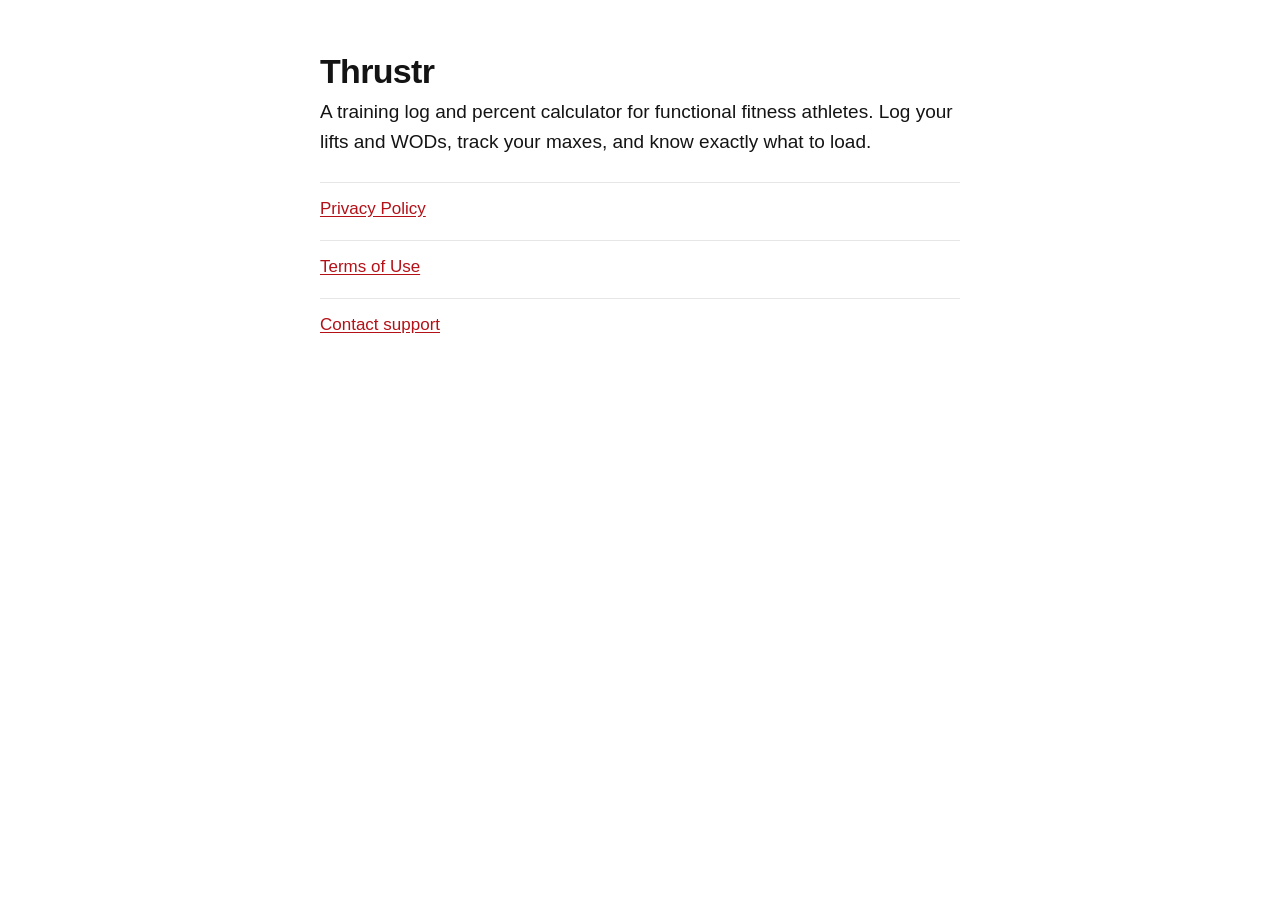
<file: index.html>
<!doctype html>
<html lang="en">
<head>
<meta charset="utf-8">
<meta name="viewport" content="width=device-width, initial-scale=1">
<title>Thrustr</title>
<meta name="description" content="Thrustr: a training log and percent calculator for functional fitness athletes.">
<link rel="stylesheet" href="style.css">
</head>
<body>
<main>
<h1>Thrustr</h1>
<p class="lead">A training log and percent calculator for functional fitness athletes. Log your lifts and WODs, track your maxes, and know exactly what to load.</p>
<ul class="links">
<li><a href="privacy.html">Privacy Policy</a></li>
<li><a href="terms.html">Terms of Use</a></li>
<li><a href="mailto:support@arnoldlabsllc.com">Contact support</a></li>
</ul>
</main>
</body>
</html>
</file>
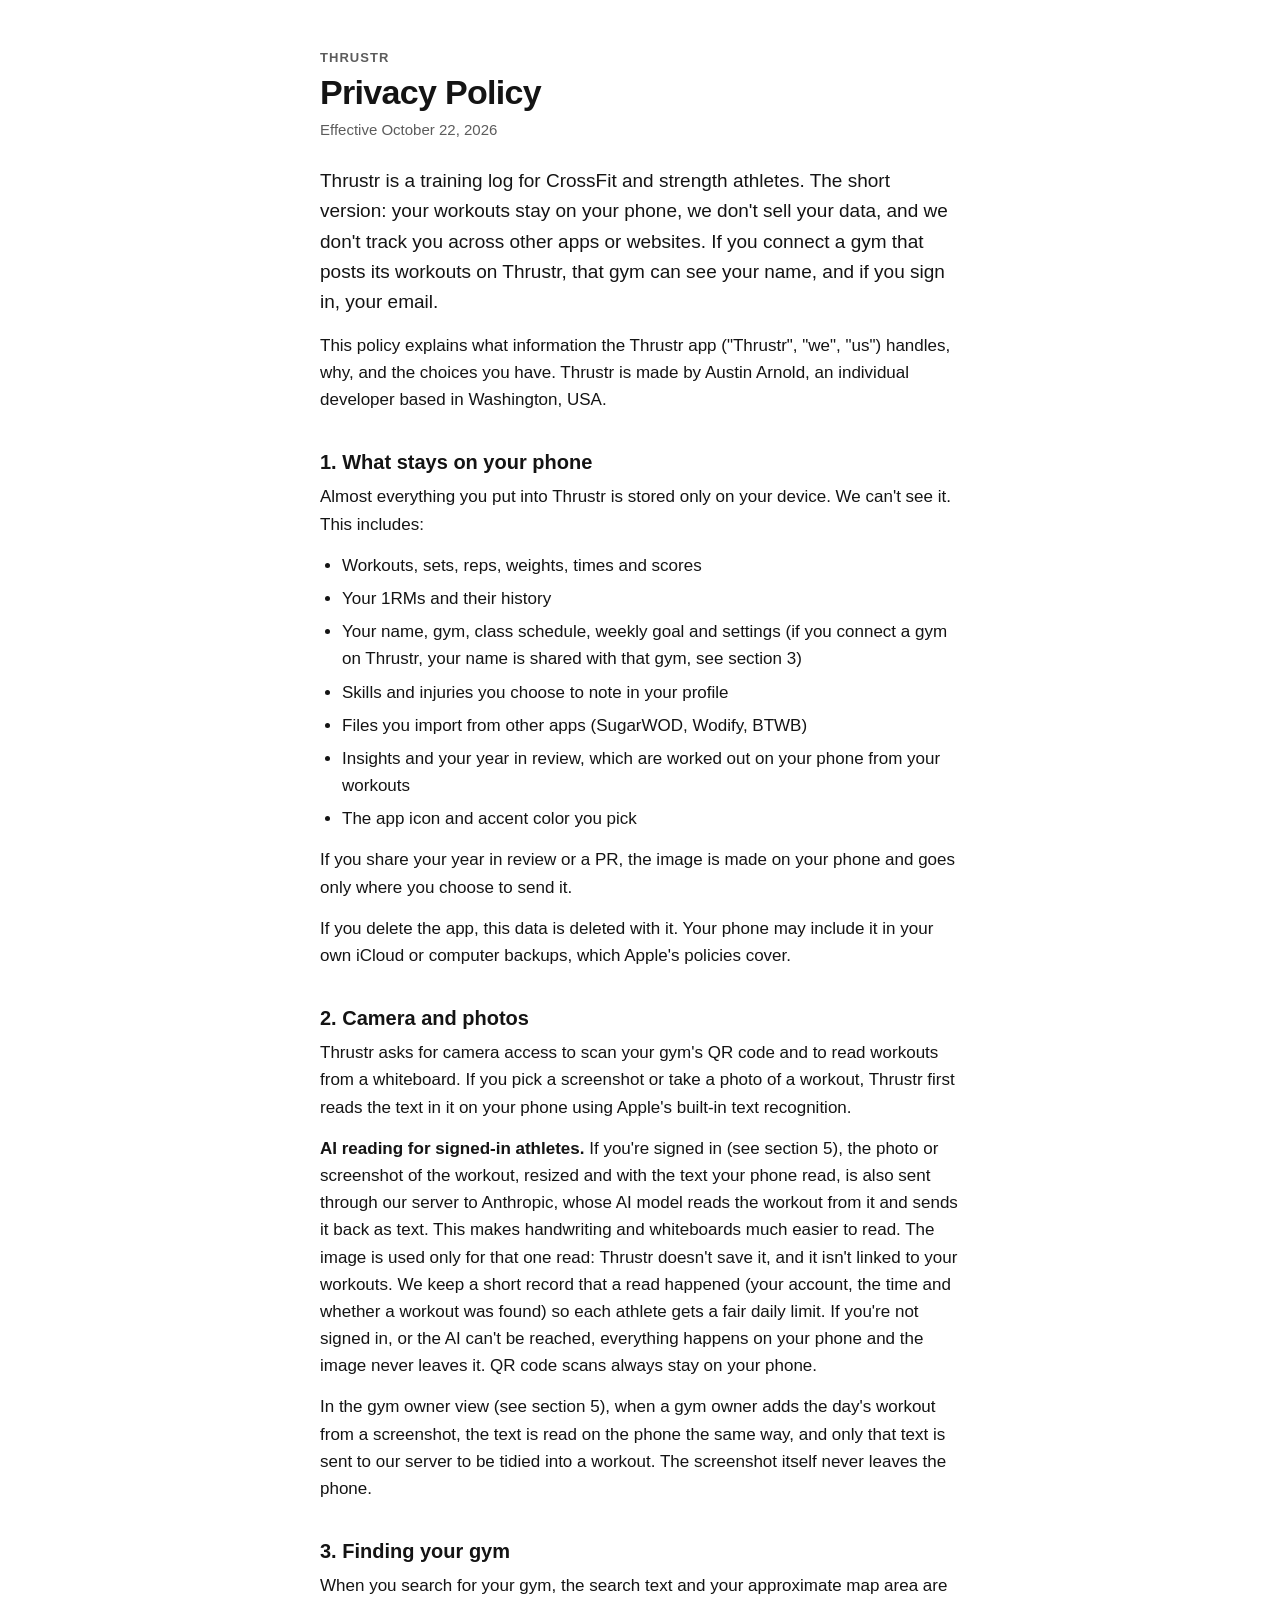
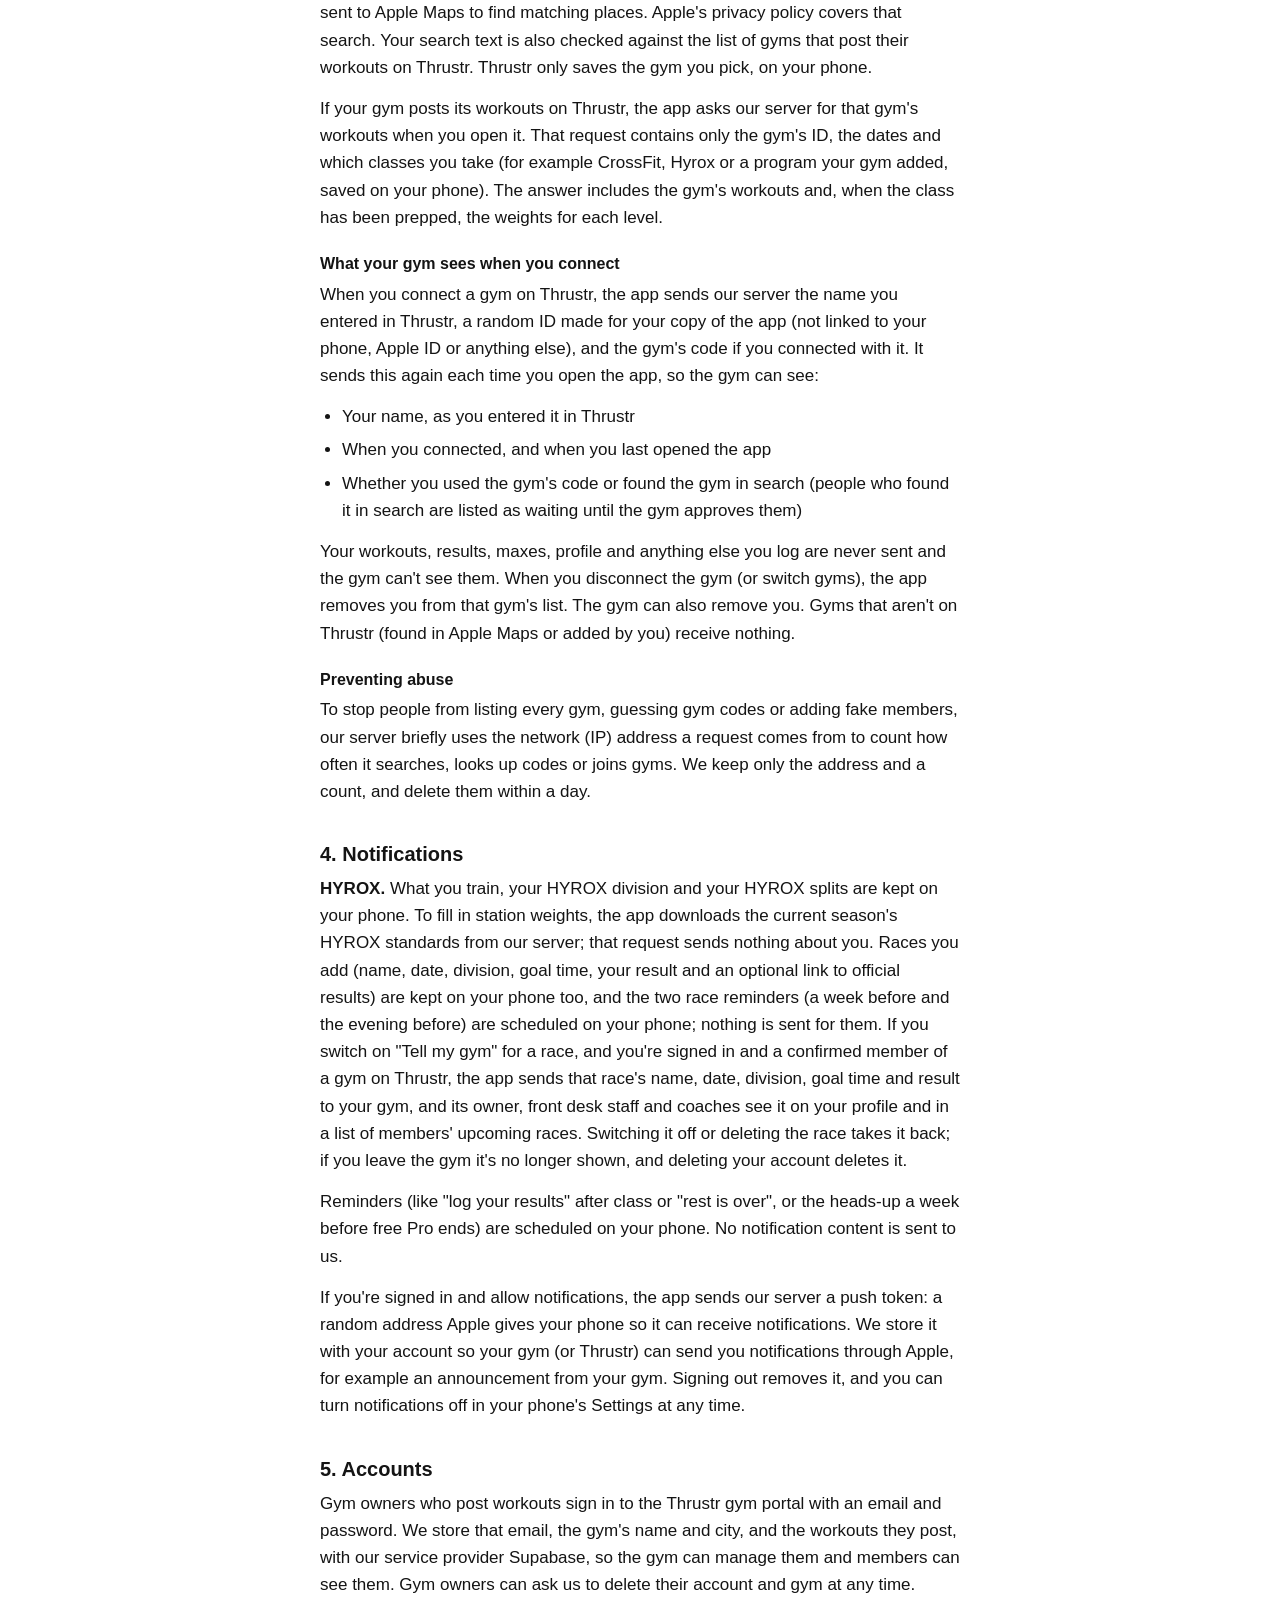
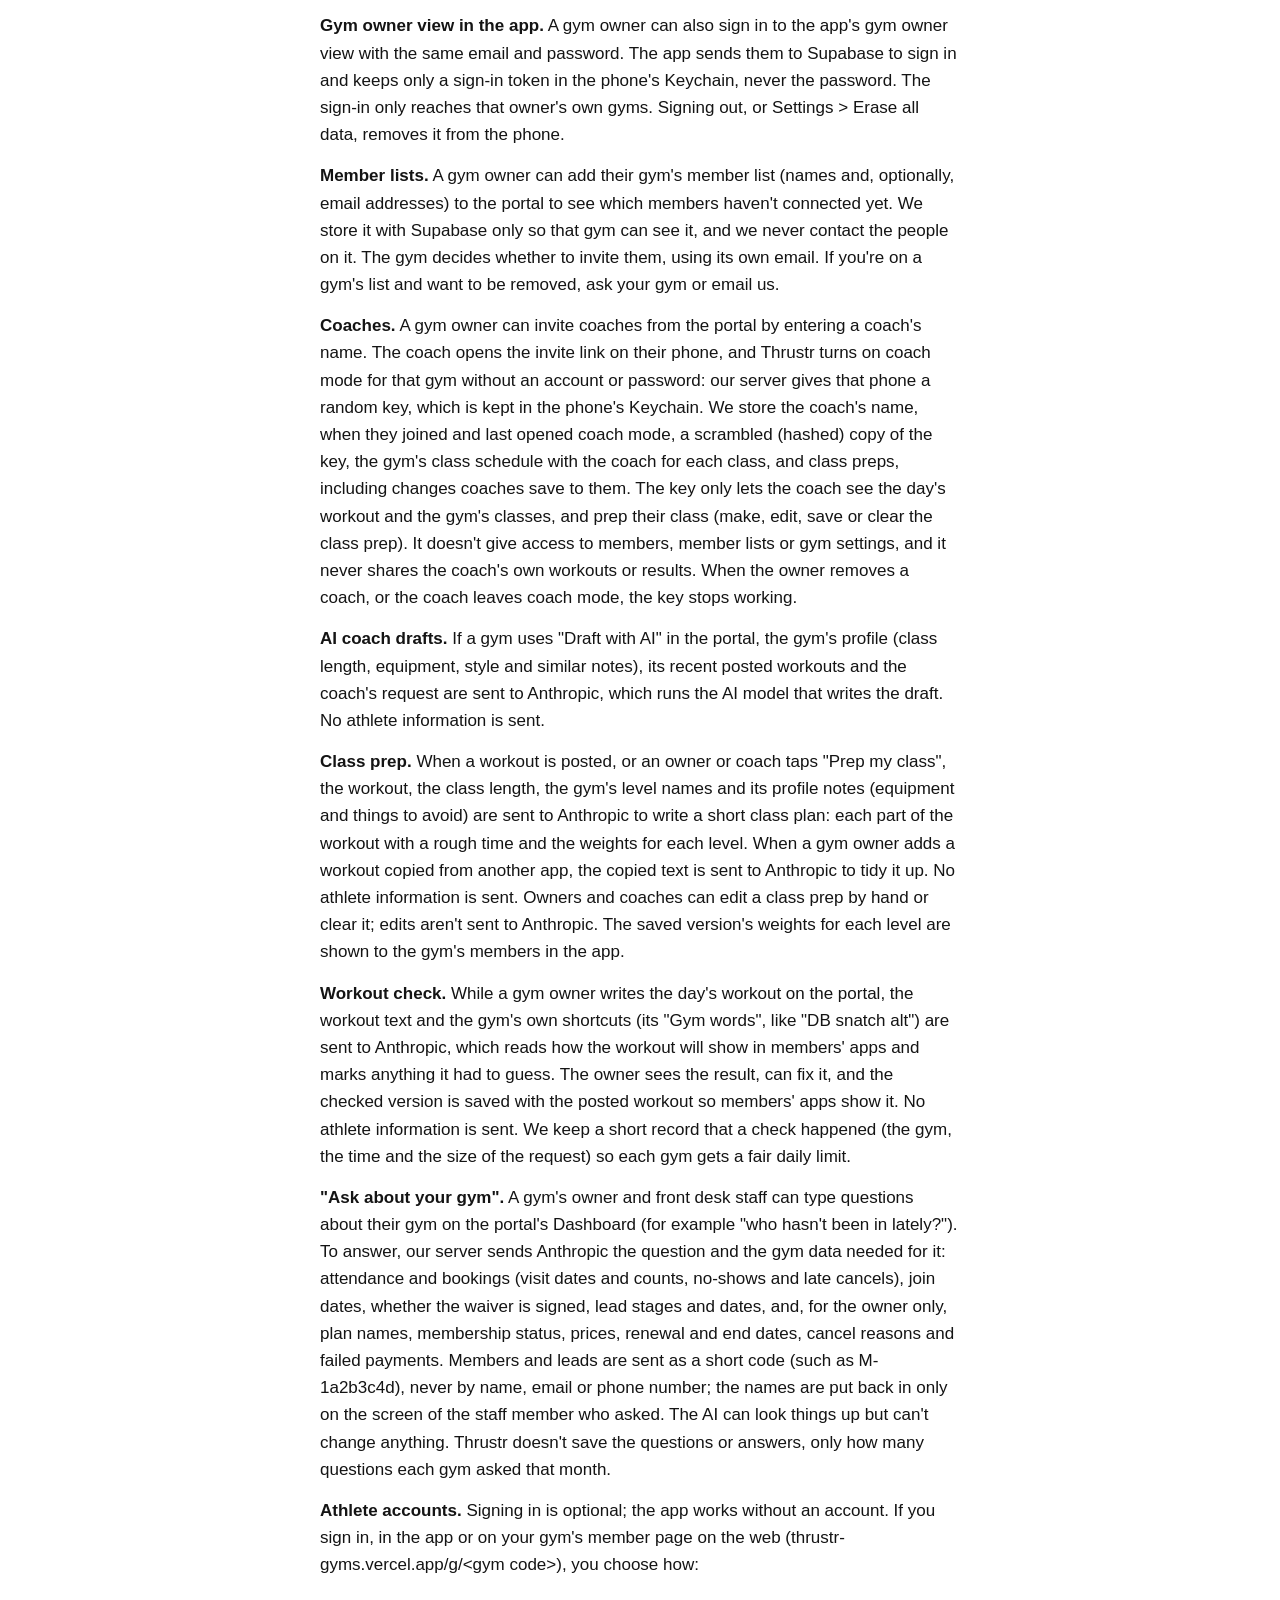
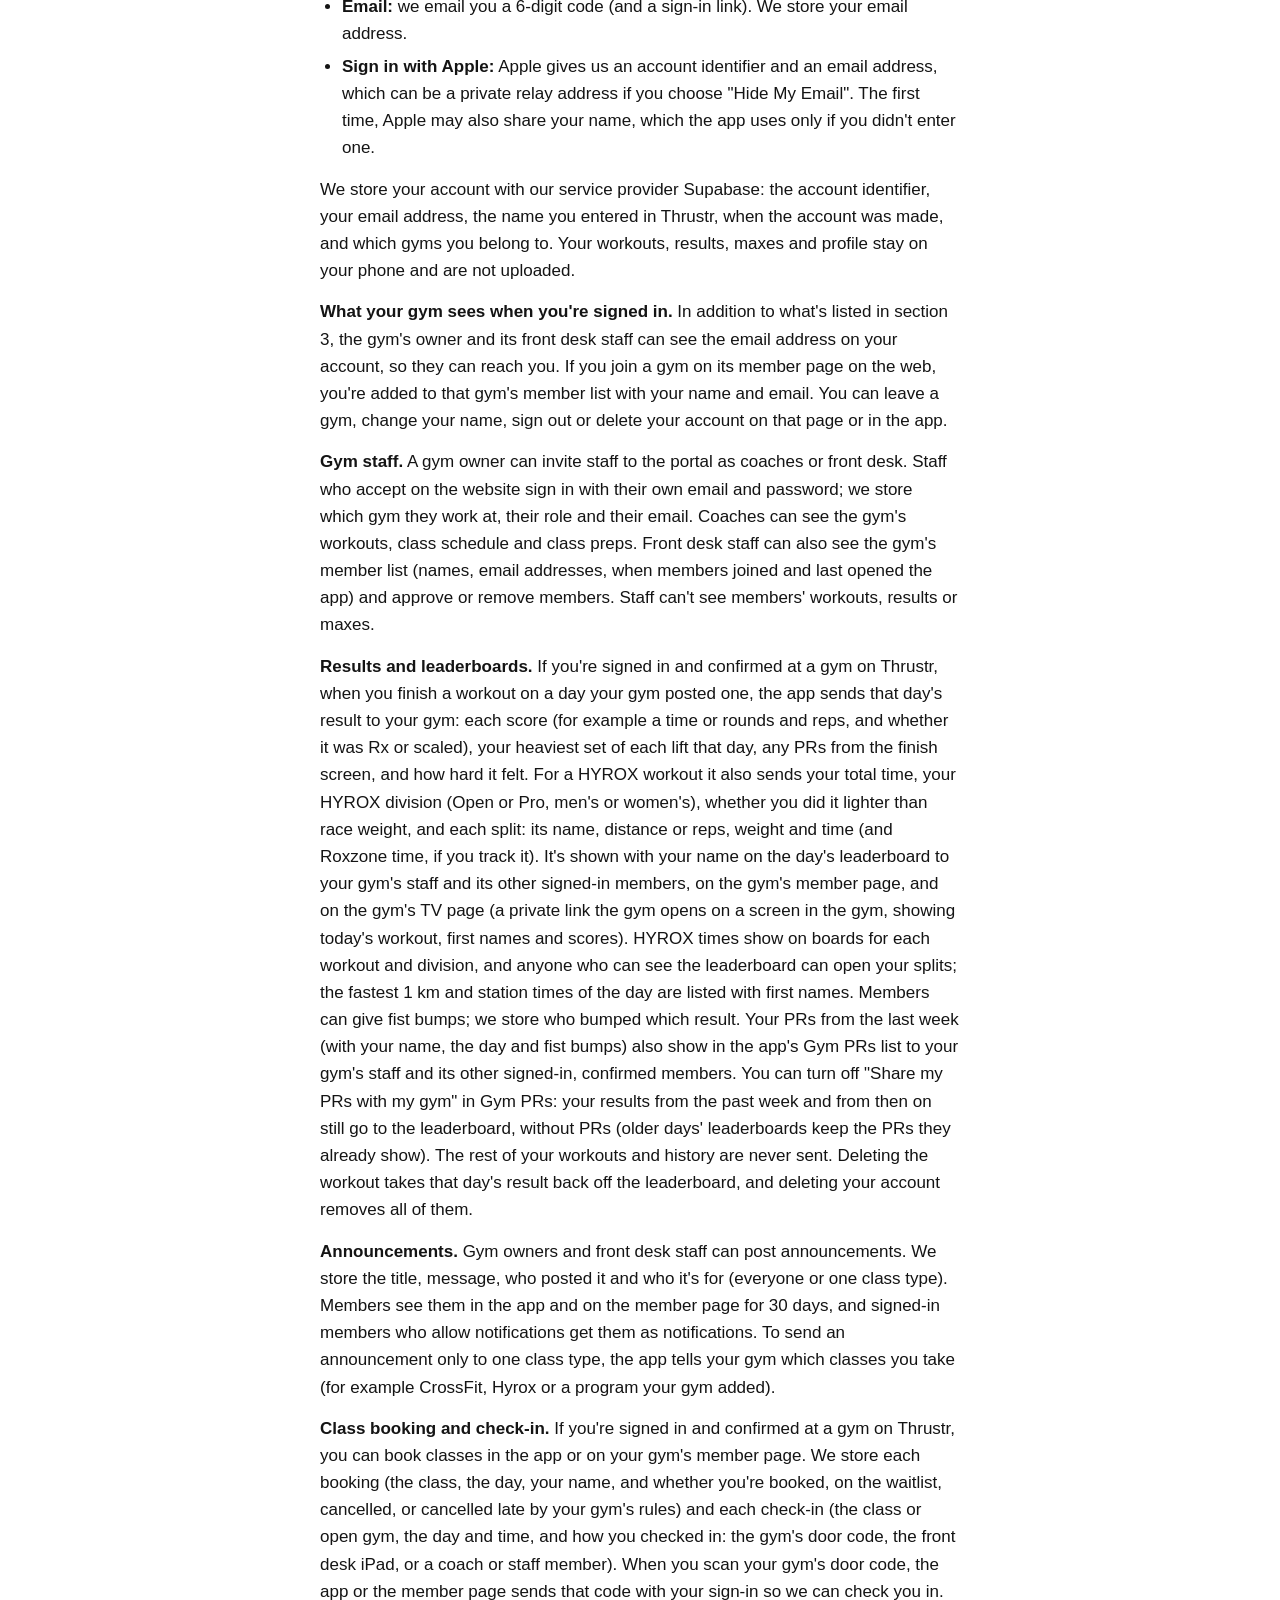
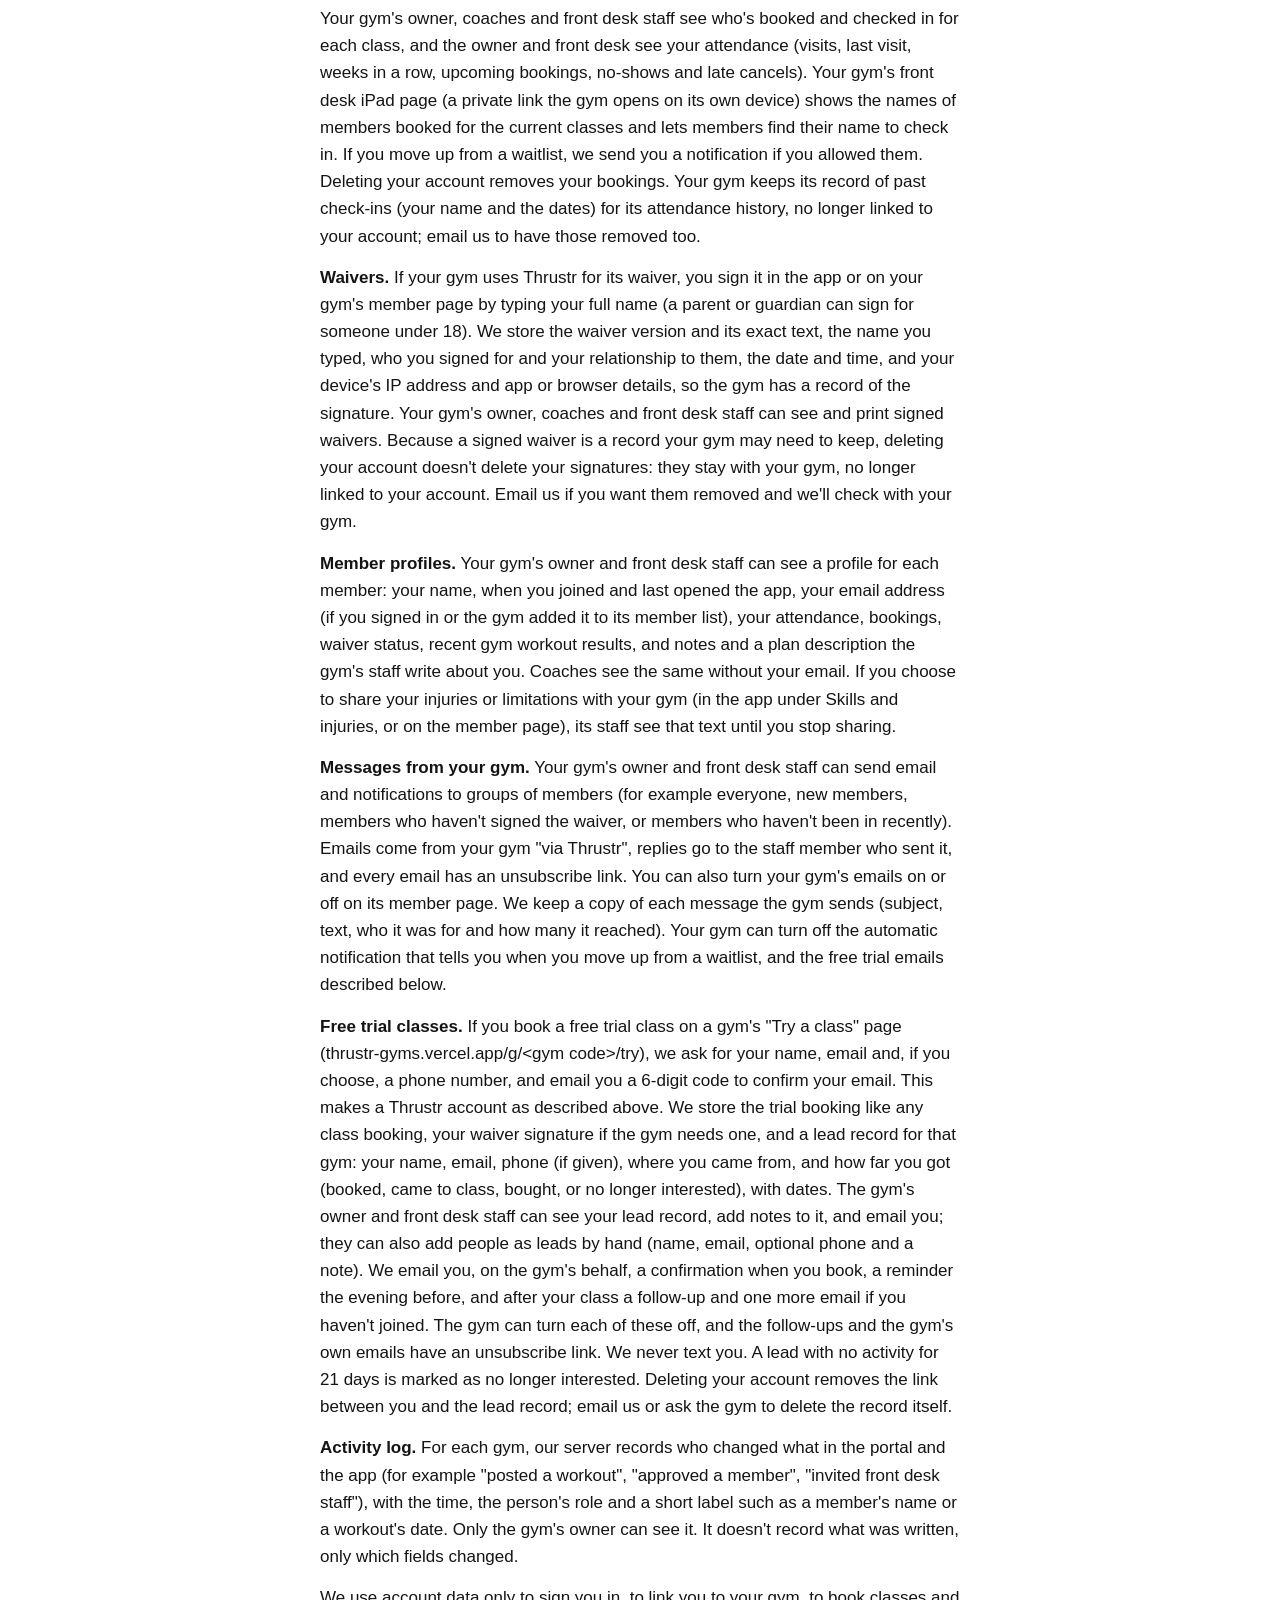
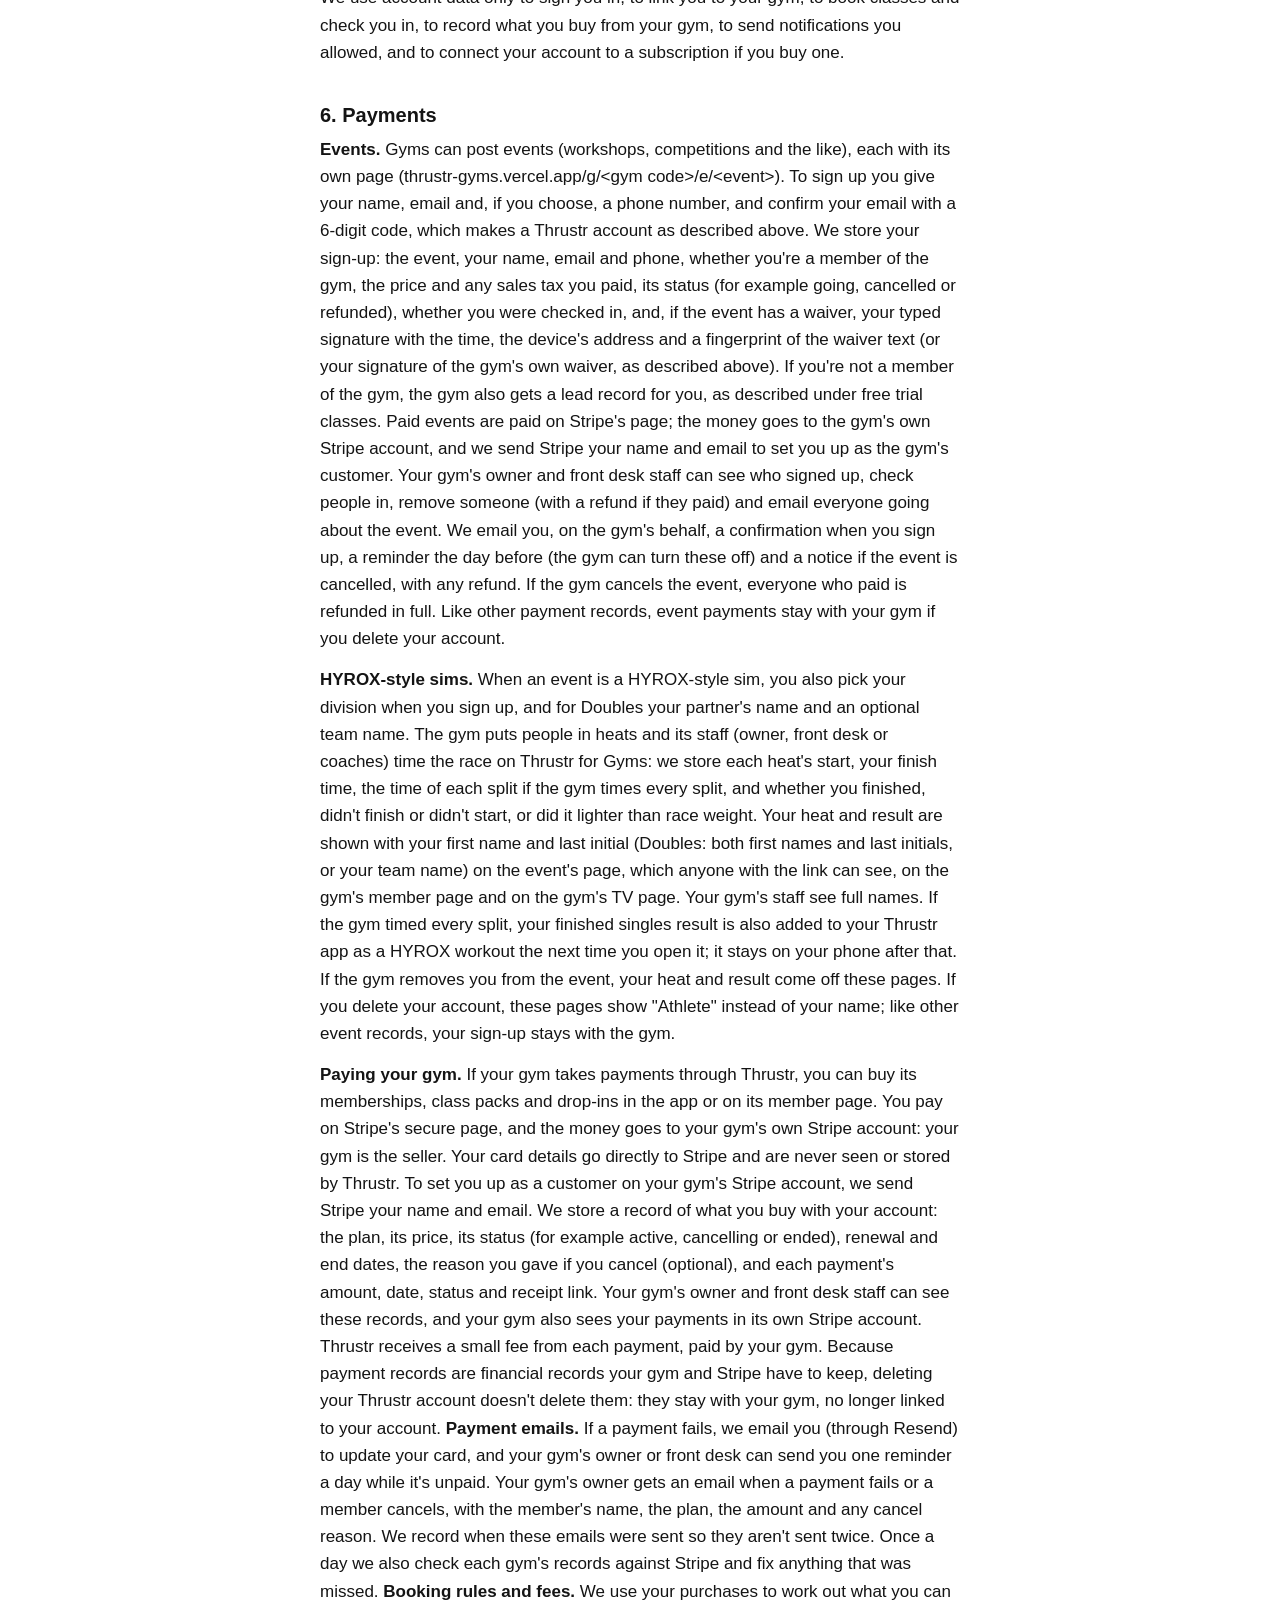
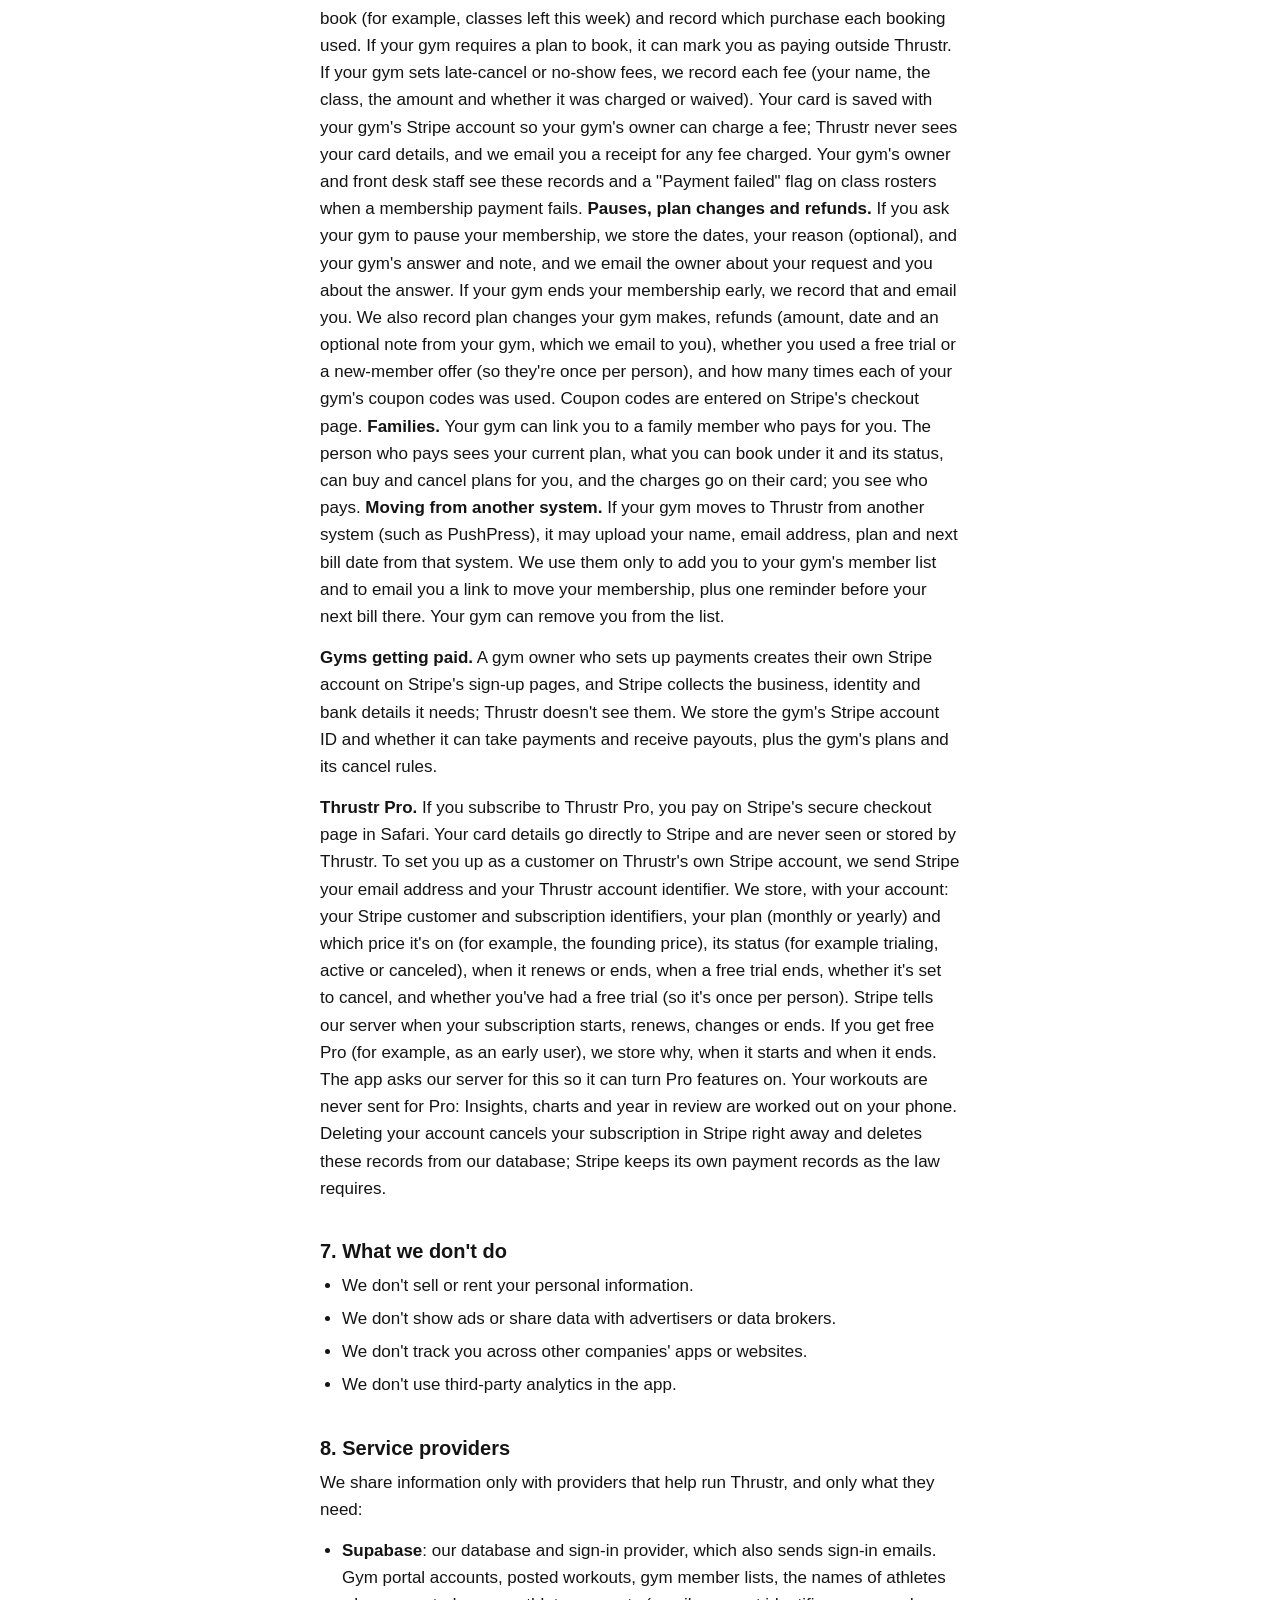
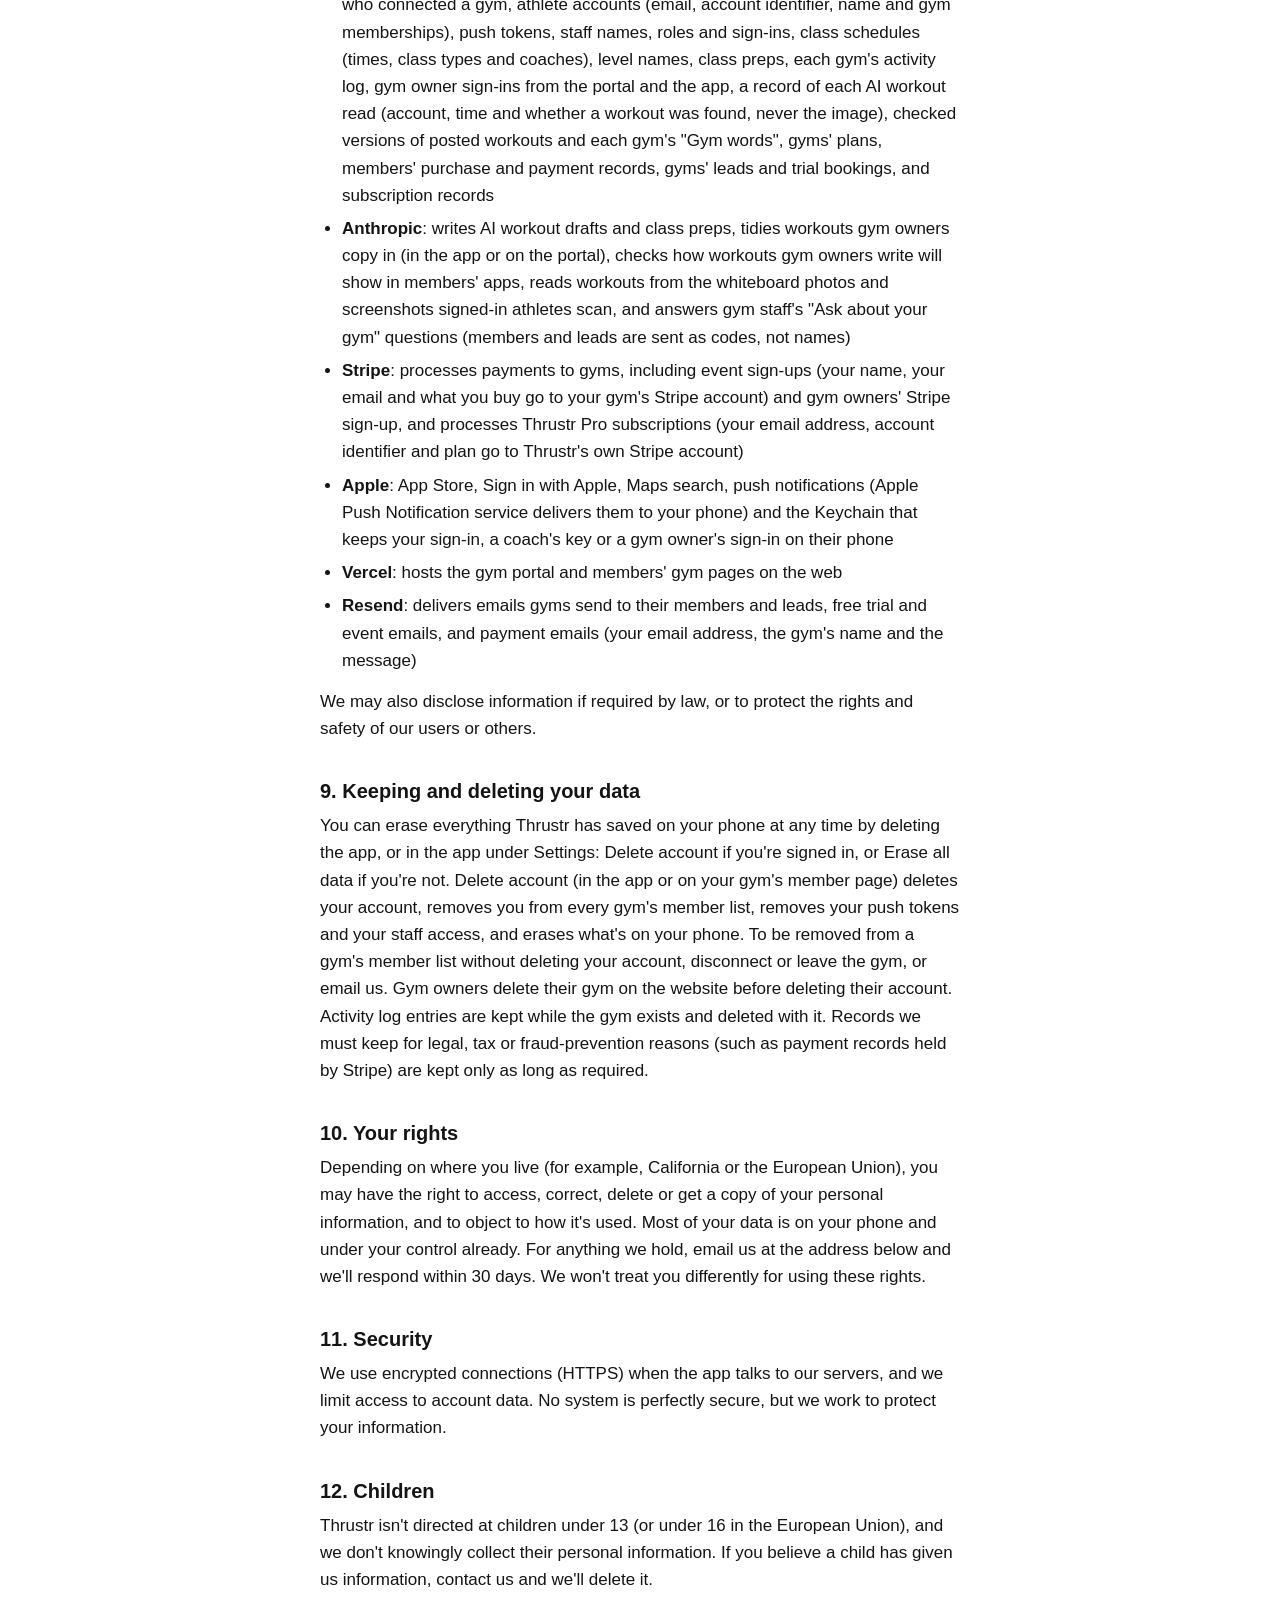
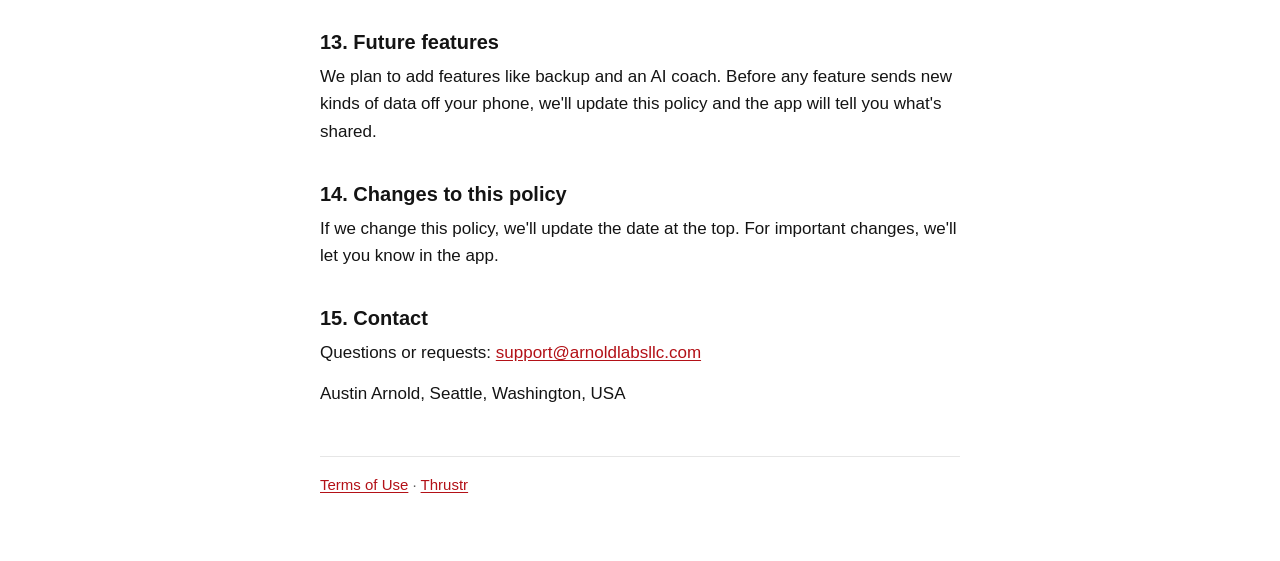
<file: privacy.html>
<!doctype html>
<html lang="en">
<head>
<meta charset="utf-8">
<meta name="viewport" content="width=device-width, initial-scale=1">
<title>Thrustr Privacy Policy</title>
<meta name="description" content="How the Thrustr app handles your information.">
<link rel="stylesheet" href="style.css">
</head>
<body>
<main>
<p class="eyebrow"><a href="index.html">Thrustr</a></p>
<h1>Privacy Policy</h1>
<p class="meta">Effective October 22, 2026</p>

<p class="lead">Thrustr is a training log for CrossFit and strength athletes. The short version: your workouts stay on your phone, we don't sell your data, and we don't track you across other apps or websites. If you connect a gym that posts its workouts on Thrustr, that gym can see your name, and if you sign in, your email.</p>

<p>This policy explains what information the Thrustr app ("Thrustr", "we", "us") handles, why, and the choices you have. Thrustr is made by Austin Arnold, an individual developer based in Washington, USA.</p>

<h2>1. What stays on your phone</h2>
<p>Almost everything you put into Thrustr is stored only on your device. We can't see it. This includes:</p>
<ul>
<li>Workouts, sets, reps, weights, times and scores</li>
<li>Your 1RMs and their history</li>
<li>Your name, gym, class schedule, weekly goal and settings (if you connect a gym on Thrustr, your name is shared with that gym, see section 3)</li>
<li>Skills and injuries you choose to note in your profile</li>
<li>Files you import from other apps (SugarWOD, Wodify, BTWB)</li>
<li>Insights and your year in review, which are worked out on your phone from your workouts</li>
<li>The app icon and accent color you pick</li>
</ul>
<p>If you share your year in review or a PR, the image is made on your phone and goes only where you choose to send it.</p>
<p>If you delete the app, this data is deleted with it. Your phone may include it in your own iCloud or computer backups, which Apple's policies cover.</p>

<h2>2. Camera and photos</h2>
<p>Thrustr asks for camera access to scan your gym's QR code and to read workouts from a whiteboard. If you pick a screenshot or take a photo of a workout, Thrustr first reads the text in it on your phone using Apple's built-in text recognition.</p>
<p><strong>AI reading for signed-in athletes.</strong> If you're signed in (see section 5), the photo or screenshot of the workout, resized and with the text your phone read, is also sent through our server to Anthropic, whose AI model reads the workout from it and sends it back as text. This makes handwriting and whiteboards much easier to read. The image is used only for that one read: Thrustr doesn't save it, and it isn't linked to your workouts. We keep a short record that a read happened (your account, the time and whether a workout was found) so each athlete gets a fair daily limit. If you're not signed in, or the AI can't be reached, everything happens on your phone and the image never leaves it. QR code scans always stay on your phone.</p>
<p>In the gym owner view (see section 5), when a gym owner adds the day's workout from a screenshot, the text is read on the phone the same way, and only that text is sent to our server to be tidied into a workout. The screenshot itself never leaves the phone.</p>

<h2>3. Finding your gym</h2>
<p>When you search for your gym, the search text and your approximate map area are sent to Apple Maps to find matching places. Apple's privacy policy covers that search. Your search text is also checked against the list of gyms that post their workouts on Thrustr. Thrustr only saves the gym you pick, on your phone.</p>
<p>If your gym posts its workouts on Thrustr, the app asks our server for that gym's workouts when you open it. That request contains only the gym's ID, the dates and which classes you take (for example CrossFit, Hyrox or a program your gym added, saved on your phone). The answer includes the gym's workouts and, when the class has been prepped, the weights for each level.</p>
<h3>What your gym sees when you connect</h3>
<p>When you connect a gym on Thrustr, the app sends our server the name you entered in Thrustr, a random ID made for your copy of the app (not linked to your phone, Apple ID or anything else), and the gym's code if you connected with it. It sends this again each time you open the app, so the gym can see:</p>
<ul>
<li>Your name, as you entered it in Thrustr</li>
<li>When you connected, and when you last opened the app</li>
<li>Whether you used the gym's code or found the gym in search (people who found it in search are listed as waiting until the gym approves them)</li>
</ul>
<p>Your workouts, results, maxes, profile and anything else you log are never sent and the gym can't see them. When you disconnect the gym (or switch gyms), the app removes you from that gym's list. The gym can also remove you. Gyms that aren't on Thrustr (found in Apple Maps or added by you) receive nothing.</p>
<h3>Preventing abuse</h3>
<p>To stop people from listing every gym, guessing gym codes or adding fake members, our server briefly uses the network (IP) address a request comes from to count how often it searches, looks up codes or joins gyms. We keep only the address and a count, and delete them within a day.</p>

<h2>4. Notifications</h2>
<p><strong>HYROX.</strong> What you train, your HYROX division and your HYROX splits are kept on your phone. To fill in station weights, the app downloads the current season's HYROX standards from our server; that request sends nothing about you. Races you add (name, date, division, goal time, your result and an optional link to official results) are kept on your phone too, and the two race reminders (a week before and the evening before) are scheduled on your phone; nothing is sent for them. If you switch on "Tell my gym" for a race, and you're signed in and a confirmed member of a gym on Thrustr, the app sends that race's name, date, division, goal time and result to your gym, and its owner, front desk staff and coaches see it on your profile and in a list of members' upcoming races. Switching it off or deleting the race takes it back; if you leave the gym it's no longer shown, and deleting your account deletes it.</p>
<p>Reminders (like "log your results" after class or "rest is over", or the heads-up a week before free Pro ends) are scheduled on your phone. No notification content is sent to us.</p>
<p>If you're signed in and allow notifications, the app sends our server a push token: a random address Apple gives your phone so it can receive notifications. We store it with your account so your gym (or Thrustr) can send you notifications through Apple, for example an announcement from your gym. Signing out removes it, and you can turn notifications off in your phone's Settings at any time.</p>

<h2>5. Accounts</h2>
<p>Gym owners who post workouts sign in to the Thrustr gym portal with an email and password. We store that email, the gym's name and city, and the workouts they post, with our service provider Supabase, so the gym can manage them and members can see them. Gym owners can ask us to delete their account and gym at any time.</p>
<p><strong>Gym owner view in the app.</strong> A gym owner can also sign in to the app's gym owner view with the same email and password. The app sends them to Supabase to sign in and keeps only a sign-in token in the phone's Keychain, never the password. The sign-in only reaches that owner's own gyms. Signing out, or Settings &gt; Erase all data, removes it from the phone.</p>
<p><strong>Member lists.</strong> A gym owner can add their gym's member list (names and, optionally, email addresses) to the portal to see which members haven't connected yet. We store it with Supabase only so that gym can see it, and we never contact the people on it. The gym decides whether to invite them, using its own email. If you're on a gym's list and want to be removed, ask your gym or email us.</p>
<p><strong>Coaches.</strong> A gym owner can invite coaches from the portal by entering a coach's name. The coach opens the invite link on their phone, and Thrustr turns on coach mode for that gym without an account or password: our server gives that phone a random key, which is kept in the phone's Keychain. We store the coach's name, when they joined and last opened coach mode, a scrambled (hashed) copy of the key, the gym's class schedule with the coach for each class, and class preps, including changes coaches save to them. The key only lets the coach see the day's workout and the gym's classes, and prep their class (make, edit, save or clear the class prep). It doesn't give access to members, member lists or gym settings, and it never shares the coach's own workouts or results. When the owner removes a coach, or the coach leaves coach mode, the key stops working.</p>
<p><strong>AI coach drafts.</strong> If a gym uses "Draft with AI" in the portal, the gym's profile (class length, equipment, style and similar notes), its recent posted workouts and the coach's request are sent to Anthropic, which runs the AI model that writes the draft. No athlete information is sent.</p>
<p><strong>Class prep.</strong> When a workout is posted, or an owner or coach taps "Prep my class", the workout, the class length, the gym's level names and its profile notes (equipment and things to avoid) are sent to Anthropic to write a short class plan: each part of the workout with a rough time and the weights for each level. When a gym owner adds a workout copied from another app, the copied text is sent to Anthropic to tidy it up. No athlete information is sent. Owners and coaches can edit a class prep by hand or clear it; edits aren't sent to Anthropic. The saved version's weights for each level are shown to the gym's members in the app.</p>
<p><strong>Workout check.</strong> While a gym owner writes the day's workout on the portal, the workout text and the gym's own shortcuts (its "Gym words", like "DB snatch alt") are sent to Anthropic, which reads how the workout will show in members' apps and marks anything it had to guess. The owner sees the result, can fix it, and the checked version is saved with the posted workout so members' apps show it. No athlete information is sent. We keep a short record that a check happened (the gym, the time and the size of the request) so each gym gets a fair daily limit.</p>
<p><strong>"Ask about your gym".</strong> A gym's owner and front desk staff can type questions about their gym on the portal's Dashboard (for example "who hasn't been in lately?"). To answer, our server sends Anthropic the question and the gym data needed for it: attendance and bookings (visit dates and counts, no-shows and late cancels), join dates, whether the waiver is signed, lead stages and dates, and, for the owner only, plan names, membership status, prices, renewal and end dates, cancel reasons and failed payments. Members and leads are sent as a short code (such as M-1a2b3c4d), never by name, email or phone number; the names are put back in only on the screen of the staff member who asked. The AI can look things up but can't change anything. Thrustr doesn't save the questions or answers, only how many questions each gym asked that month.</p>
<p><strong>Athlete accounts.</strong> Signing in is optional; the app works without an account. If you sign in, in the app or on your gym's member page on the web (thrustr-gyms.vercel.app/g/&lt;gym code&gt;), you choose how:</p>
<ul>
<li><strong>Email:</strong> we email you a 6-digit code (and a sign-in link). We store your email address.</li>
<li><strong>Sign in with Apple:</strong> Apple gives us an account identifier and an email address, which can be a private relay address if you choose "Hide My Email". The first time, Apple may also share your name, which the app uses only if you didn't enter one.</li>
</ul>
<p>We store your account with our service provider Supabase: the account identifier, your email address, the name you entered in Thrustr, when the account was made, and which gyms you belong to. Your workouts, results, maxes and profile stay on your phone and are not uploaded.</p>
<p><strong>What your gym sees when you're signed in.</strong> In addition to what's listed in section 3, the gym's owner and its front desk staff can see the email address on your account, so they can reach you. If you join a gym on its member page on the web, you're added to that gym's member list with your name and email. You can leave a gym, change your name, sign out or delete your account on that page or in the app.</p>
<p><strong>Gym staff.</strong> A gym owner can invite staff to the portal as coaches or front desk. Staff who accept on the website sign in with their own email and password; we store which gym they work at, their role and their email. Coaches can see the gym's workouts, class schedule and class preps. Front desk staff can also see the gym's member list (names, email addresses, when members joined and last opened the app) and approve or remove members. Staff can't see members' workouts, results or maxes.</p>
<p><strong>Results and leaderboards.</strong> If you're signed in and confirmed at a gym on Thrustr, when you finish a workout on a day your gym posted one, the app sends that day's result to your gym: each score (for example a time or rounds and reps, and whether it was Rx or scaled), your heaviest set of each lift that day, any PRs from the finish screen, and how hard it felt. For a HYROX workout it also sends your total time, your HYROX division (Open or Pro, men's or women's), whether you did it lighter than race weight, and each split: its name, distance or reps, weight and time (and Roxzone time, if you track it). It's shown with your name on the day's leaderboard to your gym's staff and its other signed-in members, on the gym's member page, and on the gym's TV page (a private link the gym opens on a screen in the gym, showing today's workout, first names and scores). HYROX times show on boards for each workout and division, and anyone who can see the leaderboard can open your splits; the fastest 1 km and station times of the day are listed with first names. Members can give fist bumps; we store who bumped which result. Your PRs from the last week (with your name, the day and fist bumps) also show in the app's Gym PRs list to your gym's staff and its other signed-in, confirmed members. You can turn off "Share my PRs with my gym" in Gym PRs: your results from the past week and from then on still go to the leaderboard, without PRs (older days' leaderboards keep the PRs they already show). The rest of your workouts and history are never sent. Deleting the workout takes that day's result back off the leaderboard, and deleting your account removes all of them.</p>
<p><strong>Announcements.</strong> Gym owners and front desk staff can post announcements. We store the title, message, who posted it and who it's for (everyone or one class type). Members see them in the app and on the member page for 30 days, and signed-in members who allow notifications get them as notifications. To send an announcement only to one class type, the app tells your gym which classes you take (for example CrossFit, Hyrox or a program your gym added).</p>
<p><strong>Class booking and check-in.</strong> If you're signed in and confirmed at a gym on Thrustr, you can book classes in the app or on your gym's member page. We store each booking (the class, the day, your name, and whether you're booked, on the waitlist, cancelled, or cancelled late by your gym's rules) and each check-in (the class or open gym, the day and time, and how you checked in: the gym's door code, the front desk iPad, or a coach or staff member). When you scan your gym's door code, the app or the member page sends that code with your sign-in so we can check you in. Your gym's owner, coaches and front desk staff see who's booked and checked in for each class, and the owner and front desk see your attendance (visits, last visit, weeks in a row, upcoming bookings, no-shows and late cancels). Your gym's front desk iPad page (a private link the gym opens on its own device) shows the names of members booked for the current classes and lets members find their name to check in. If you move up from a waitlist, we send you a notification if you allowed them. Deleting your account removes your bookings. Your gym keeps its record of past check-ins (your name and the dates) for its attendance history, no longer linked to your account; email us to have those removed too.</p>
<p><strong>Waivers.</strong> If your gym uses Thrustr for its waiver, you sign it in the app or on your gym's member page by typing your full name (a parent or guardian can sign for someone under 18). We store the waiver version and its exact text, the name you typed, who you signed for and your relationship to them, the date and time, and your device's IP address and app or browser details, so the gym has a record of the signature. Your gym's owner, coaches and front desk staff can see and print signed waivers. Because a signed waiver is a record your gym may need to keep, deleting your account doesn't delete your signatures: they stay with your gym, no longer linked to your account. Email us if you want them removed and we'll check with your gym.</p>
<p><strong>Member profiles.</strong> Your gym's owner and front desk staff can see a profile for each member: your name, when you joined and last opened the app, your email address (if you signed in or the gym added it to its member list), your attendance, bookings, waiver status, recent gym workout results, and notes and a plan description the gym's staff write about you. Coaches see the same without your email. If you choose to share your injuries or limitations with your gym (in the app under Skills and injuries, or on the member page), its staff see that text until you stop sharing.</p>
<p><strong>Messages from your gym.</strong> Your gym's owner and front desk staff can send email and notifications to groups of members (for example everyone, new members, members who haven't signed the waiver, or members who haven't been in recently). Emails come from your gym "via Thrustr", replies go to the staff member who sent it, and every email has an unsubscribe link. You can also turn your gym's emails on or off on its member page. We keep a copy of each message the gym sends (subject, text, who it was for and how many it reached). Your gym can turn off the automatic notification that tells you when you move up from a waitlist, and the free trial emails described below.</p>
<p><strong>Free trial classes.</strong> If you book a free trial class on a gym's "Try a class" page (thrustr-gyms.vercel.app/g/&lt;gym code&gt;/try), we ask for your name, email and, if you choose, a phone number, and email you a 6-digit code to confirm your email. This makes a Thrustr account as described above. We store the trial booking like any class booking, your waiver signature if the gym needs one, and a lead record for that gym: your name, email, phone (if given), where you came from, and how far you got (booked, came to class, bought, or no longer interested), with dates. The gym's owner and front desk staff can see your lead record, add notes to it, and email you; they can also add people as leads by hand (name, email, optional phone and a note). We email you, on the gym's behalf, a confirmation when you book, a reminder the evening before, and after your class a follow-up and one more email if you haven't joined. The gym can turn each of these off, and the follow-ups and the gym's own emails have an unsubscribe link. We never text you. A lead with no activity for 21 days is marked as no longer interested. Deleting your account removes the link between you and the lead record; email us or ask the gym to delete the record itself.</p>
<p><strong>Activity log.</strong> For each gym, our server records who changed what in the portal and the app (for example "posted a workout", "approved a member", "invited front desk staff"), with the time, the person's role and a short label such as a member's name or a workout's date. Only the gym's owner can see it. It doesn't record what was written, only which fields changed.</p>
<p>We use account data only to sign you in, to link you to your gym, to book classes and check you in, to record what you buy from your gym, to send notifications you allowed, and to connect your account to a subscription if you buy one.</p>

<h2>6. Payments</h2>
<p><strong>Events.</strong> Gyms can post events (workshops, competitions and the like), each with its own page (thrustr-gyms.vercel.app/g/&lt;gym code&gt;/e/&lt;event&gt;). To sign up you give your name, email and, if you choose, a phone number, and confirm your email with a 6-digit code, which makes a Thrustr account as described above. We store your sign-up: the event, your name, email and phone, whether you're a member of the gym, the price and any sales tax you paid, its status (for example going, cancelled or refunded), whether you were checked in, and, if the event has a waiver, your typed signature with the time, the device's address and a fingerprint of the waiver text (or your signature of the gym's own waiver, as described above). If you're not a member of the gym, the gym also gets a lead record for you, as described under free trial classes. Paid events are paid on Stripe's page; the money goes to the gym's own Stripe account, and we send Stripe your name and email to set you up as the gym's customer. Your gym's owner and front desk staff can see who signed up, check people in, remove someone (with a refund if they paid) and email everyone going about the event. We email you, on the gym's behalf, a confirmation when you sign up, a reminder the day before (the gym can turn these off) and a notice if the event is cancelled, with any refund. If the gym cancels the event, everyone who paid is refunded in full. Like other payment records, event payments stay with your gym if you delete your account.</p>
<p><strong>HYROX-style sims.</strong> When an event is a HYROX-style sim, you also pick your division when you sign up, and for Doubles your partner's name and an optional team name. The gym puts people in heats and its staff (owner, front desk or coaches) time the race on Thrustr for Gyms: we store each heat's start, your finish time, the time of each split if the gym times every split, and whether you finished, didn't finish or didn't start, or did it lighter than race weight. Your heat and result are shown with your first name and last initial (Doubles: both first names and last initials, or your team name) on the event's page, which anyone with the link can see, on the gym's member page and on the gym's TV page. Your gym's staff see full names. If the gym timed every split, your finished singles result is also added to your Thrustr app as a HYROX workout the next time you open it; it stays on your phone after that. If the gym removes you from the event, your heat and result come off these pages. If you delete your account, these pages show "Athlete" instead of your name; like other event records, your sign-up stays with the gym.</p>
<p><strong>Paying your gym.</strong> If your gym takes payments through Thrustr, you can buy its memberships, class packs and drop-ins in the app or on its member page. You pay on Stripe's secure page, and the money goes to your gym's own Stripe account: your gym is the seller. Your card details go directly to Stripe and are never seen or stored by Thrustr. To set you up as a customer on your gym's Stripe account, we send Stripe your name and email. We store a record of what you buy with your account: the plan, its price, its status (for example active, cancelling or ended), renewal and end dates, the reason you gave if you cancel (optional), and each payment's amount, date, status and receipt link. Your gym's owner and front desk staff can see these records, and your gym also sees your payments in its own Stripe account. Thrustr receives a small fee from each payment, paid by your gym. Because payment records are financial records your gym and Stripe have to keep, deleting your Thrustr account doesn't delete them: they stay with your gym, no longer linked to your account. <strong>Payment emails.</strong> If a payment fails, we email you (through Resend) to update your card, and your gym's owner or front desk can send you one reminder a day while it's unpaid. Your gym's owner gets an email when a payment fails or a member cancels, with the member's name, the plan, the amount and any cancel reason. We record when these emails were sent so they aren't sent twice. Once a day we also check each gym's records against Stripe and fix anything that was missed. <strong>Booking rules and fees.</strong> We use your purchases to work out what you can book (for example, classes left this week) and record which purchase each booking used. If your gym requires a plan to book, it can mark you as paying outside Thrustr. If your gym sets late-cancel or no-show fees, we record each fee (your name, the class, the amount and whether it was charged or waived). Your card is saved with your gym's Stripe account so your gym's owner can charge a fee; Thrustr never sees your card details, and we email you a receipt for any fee charged. Your gym's owner and front desk staff see these records and a "Payment failed" flag on class rosters when a membership payment fails. <strong>Pauses, plan changes and refunds.</strong> If you ask your gym to pause your membership, we store the dates, your reason (optional), and your gym's answer and note, and we email the owner about your request and you about the answer. If your gym ends your membership early, we record that and email you. We also record plan changes your gym makes, refunds (amount, date and an optional note from your gym, which we email to you), whether you used a free trial or a new-member offer (so they're once per person), and how many times each of your gym's coupon codes was used. Coupon codes are entered on Stripe's checkout page. <strong>Families.</strong> Your gym can link you to a family member who pays for you. The person who pays sees your current plan, what you can book under it and its status, can buy and cancel plans for you, and the charges go on their card; you see who pays. <strong>Moving from another system.</strong> If your gym moves to Thrustr from another system (such as PushPress), it may upload your name, email address, plan and next bill date from that system. We use them only to add you to your gym's member list and to email you a link to move your membership, plus one reminder before your next bill there. Your gym can remove you from the list.</p>
<p><strong>Gyms getting paid.</strong> A gym owner who sets up payments creates their own Stripe account on Stripe's sign-up pages, and Stripe collects the business, identity and bank details it needs; Thrustr doesn't see them. We store the gym's Stripe account ID and whether it can take payments and receive payouts, plus the gym's plans and its cancel rules.</p>
<p><strong>Thrustr Pro.</strong> If you subscribe to Thrustr Pro, you pay on Stripe's secure checkout page in Safari. Your card details go directly to Stripe and are never seen or stored by Thrustr. To set you up as a customer on Thrustr's own Stripe account, we send Stripe your email address and your Thrustr account identifier. We store, with your account: your Stripe customer and subscription identifiers, your plan (monthly or yearly) and which price it's on (for example, the founding price), its status (for example trialing, active or canceled), when it renews or ends, when a free trial ends, whether it's set to cancel, and whether you've had a free trial (so it's once per person). Stripe tells our server when your subscription starts, renews, changes or ends. If you get free Pro (for example, as an early user), we store why, when it starts and when it ends. The app asks our server for this so it can turn Pro features on. Your workouts are never sent for Pro: Insights, charts and year in review are worked out on your phone. Deleting your account cancels your subscription in Stripe right away and deletes these records from our database; Stripe keeps its own payment records as the law requires.</p>

<h2>7. What we don't do</h2>
<ul>
<li>We don't sell or rent your personal information.</li>
<li>We don't show ads or share data with advertisers or data brokers.</li>
<li>We don't track you across other companies' apps or websites.</li>
<li>We don't use third-party analytics in the app.</li>
</ul>

<h2>8. Service providers</h2>
<p>We share information only with providers that help run Thrustr, and only what they need:</p>
<ul>
<li><strong>Supabase</strong>: our database and sign-in provider, which also sends sign-in emails. Gym portal accounts, posted workouts, gym member lists, the names of athletes who connected a gym, athlete accounts (email, account identifier, name and gym memberships), push tokens, staff names, roles and sign-ins, class schedules (times, class types and coaches), level names, class preps, each gym's activity log, gym owner sign-ins from the portal and the app, a record of each AI workout read (account, time and whether a workout was found, never the image), checked versions of posted workouts and each gym's "Gym words", gyms' plans, members' purchase and payment records, gyms' leads and trial bookings, and subscription records</li>
<li><strong>Anthropic</strong>: writes AI workout drafts and class preps, tidies workouts gym owners copy in (in the app or on the portal), checks how workouts gym owners write will show in members' apps, reads workouts from the whiteboard photos and screenshots signed-in athletes scan, and answers gym staff's "Ask about your gym" questions (members and leads are sent as codes, not names)</li>
<li><strong>Stripe</strong>: processes payments to gyms, including event sign-ups (your name, your email and what you buy go to your gym's Stripe account) and gym owners' Stripe sign-up, and processes Thrustr Pro subscriptions (your email address, account identifier and plan go to Thrustr's own Stripe account)</li>
<li><strong>Apple</strong>: App Store, Sign in with Apple, Maps search, push notifications (Apple Push Notification service delivers them to your phone) and the Keychain that keeps your sign-in, a coach's key or a gym owner's sign-in on their phone</li>
<li><strong>Vercel</strong>: hosts the gym portal and members' gym pages on the web</li>
<li><strong>Resend</strong>: delivers emails gyms send to their members and leads, free trial and event emails, and payment emails (your email address, the gym's name and the message)</li>
</ul>
<p>We may also disclose information if required by law, or to protect the rights and safety of our users or others.</p>

<h2>9. Keeping and deleting your data</h2>
<p>You can erase everything Thrustr has saved on your phone at any time by deleting the app, or in the app under Settings: Delete account if you're signed in, or Erase all data if you're not. Delete account (in the app or on your gym's member page) deletes your account, removes you from every gym's member list, removes your push tokens and your staff access, and erases what's on your phone. To be removed from a gym's member list without deleting your account, disconnect or leave the gym, or email us. Gym owners delete their gym on the website before deleting their account. Activity log entries are kept while the gym exists and deleted with it. Records we must keep for legal, tax or fraud-prevention reasons (such as payment records held by Stripe) are kept only as long as required.</p>

<h2>10. Your rights</h2>
<p>Depending on where you live (for example, California or the European Union), you may have the right to access, correct, delete or get a copy of your personal information, and to object to how it's used. Most of your data is on your phone and under your control already. For anything we hold, email us at the address below and we'll respond within 30 days. We won't treat you differently for using these rights.</p>

<h2>11. Security</h2>
<p>We use encrypted connections (HTTPS) when the app talks to our servers, and we limit access to account data. No system is perfectly secure, but we work to protect your information.</p>

<h2>12. Children</h2>
<p>Thrustr isn't directed at children under 13 (or under 16 in the European Union), and we don't knowingly collect their personal information. If you believe a child has given us information, contact us and we'll delete it.</p>

<h2>13. Future features</h2>
<p>We plan to add features like backup and an AI coach. Before any feature sends new kinds of data off your phone, we'll update this policy and the app will tell you what's shared.</p>

<h2>14. Changes to this policy</h2>
<p>If we change this policy, we'll update the date at the top. For important changes, we'll let you know in the app.</p>

<h2>15. Contact</h2>
<p>Questions or requests: <a href="mailto:support@arnoldlabsllc.com">support@arnoldlabsllc.com</a></p>
<p>Austin Arnold, Seattle, Washington, USA</p>

<footer><a href="terms.html">Terms of Use</a> · <a href="index.html">Thrustr</a></footer>
</main>
</body>
</html>
</file>
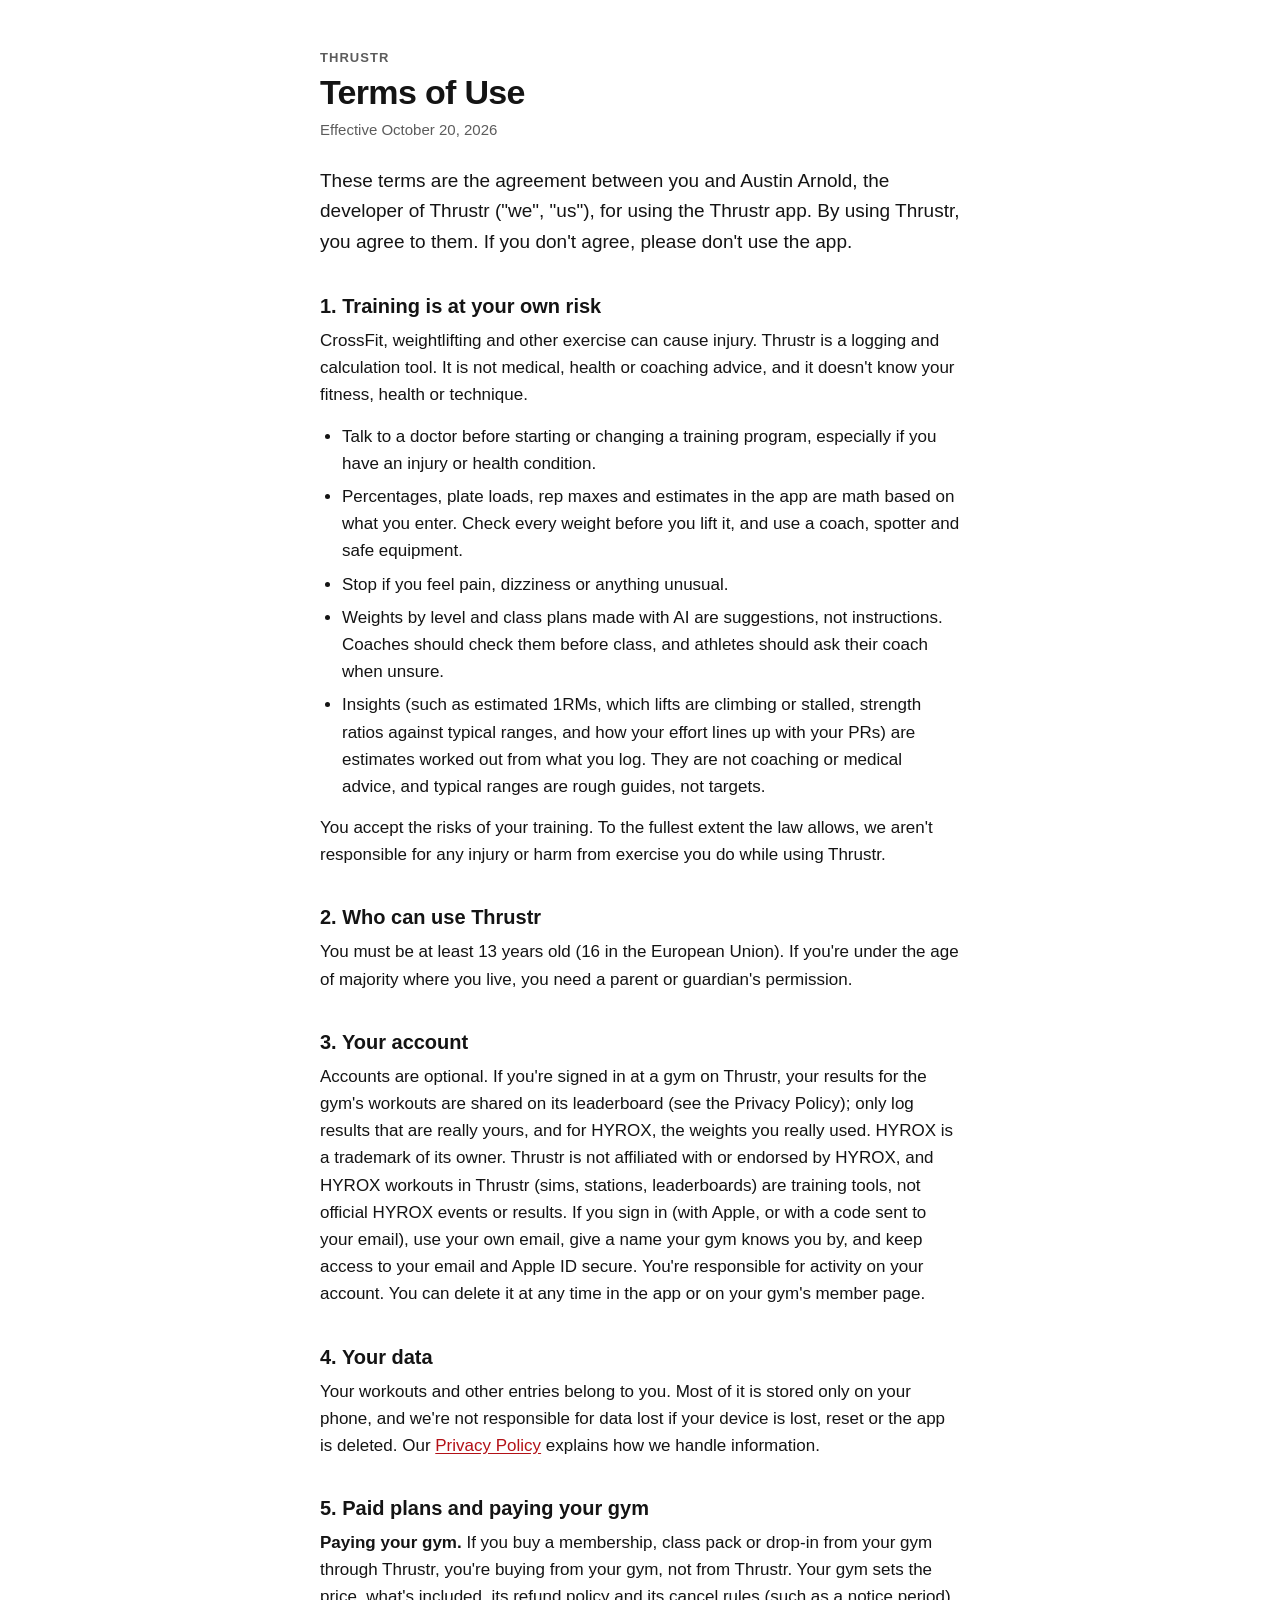
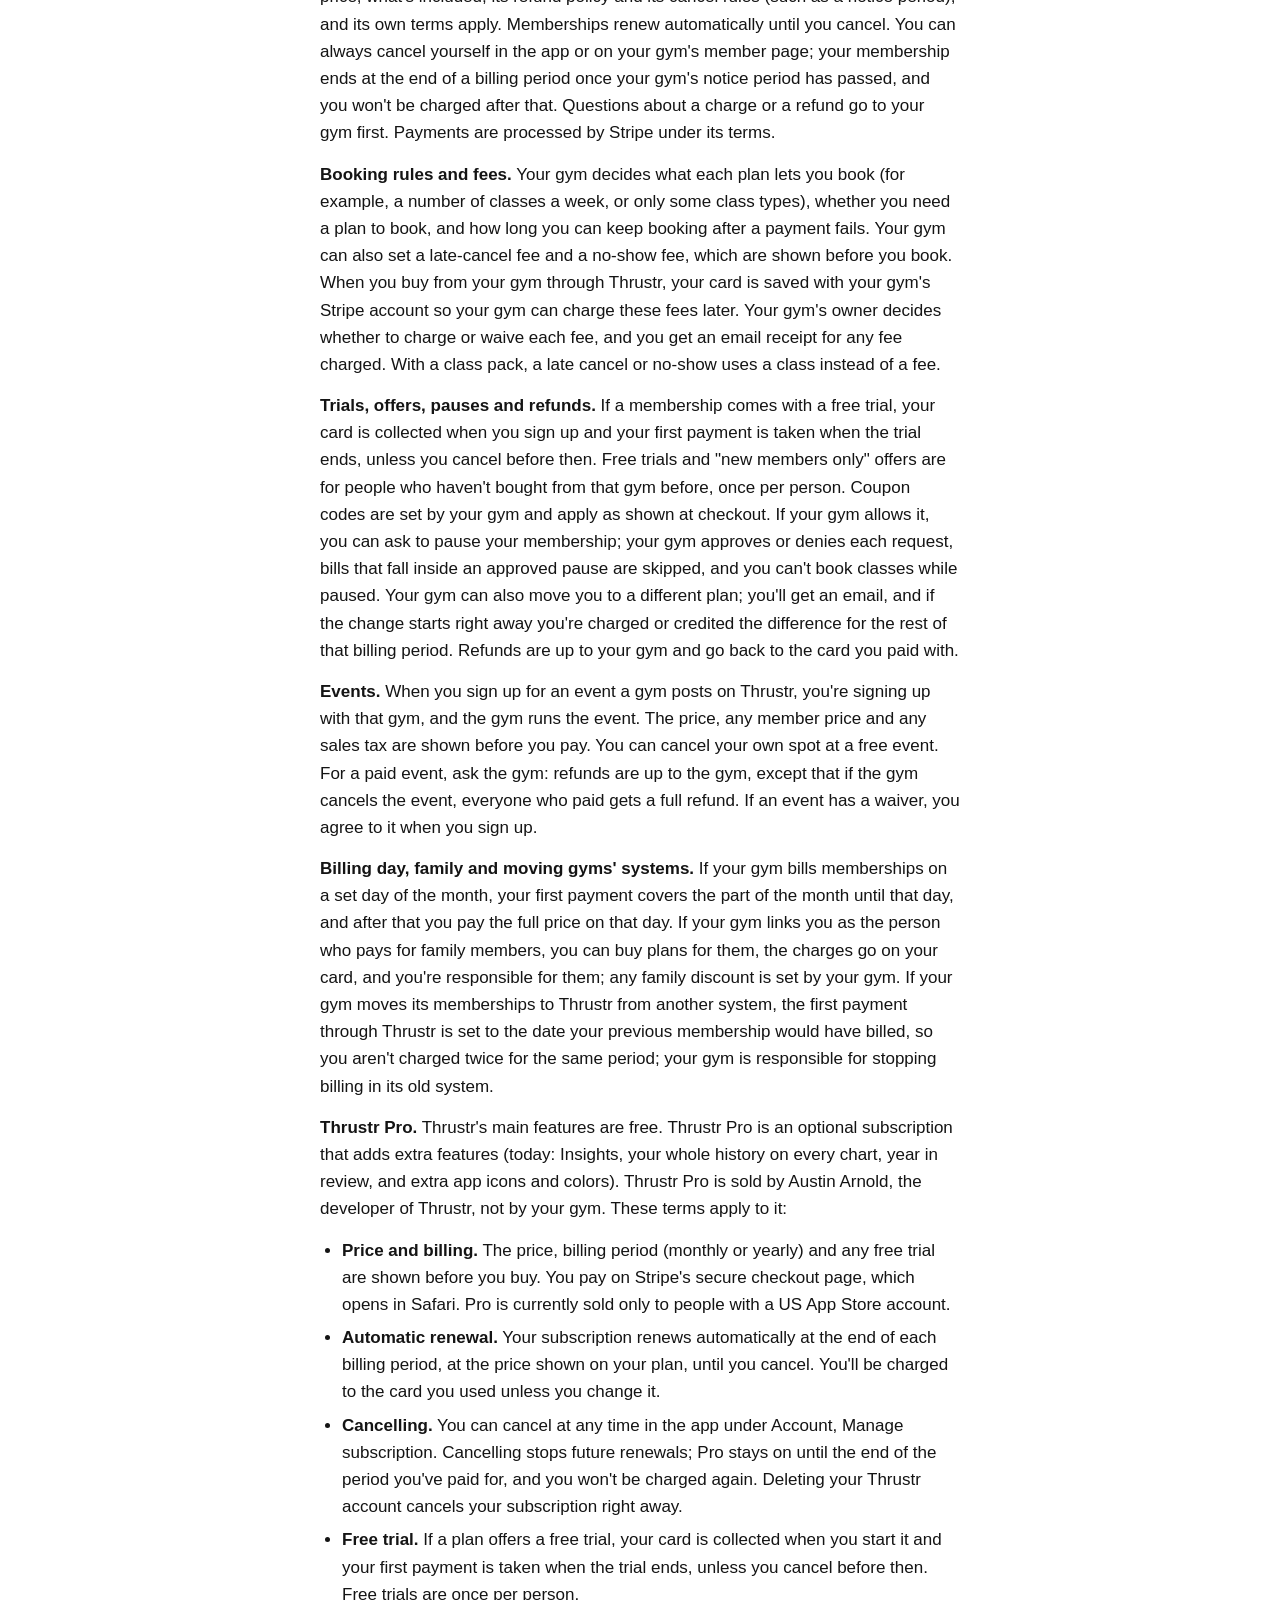
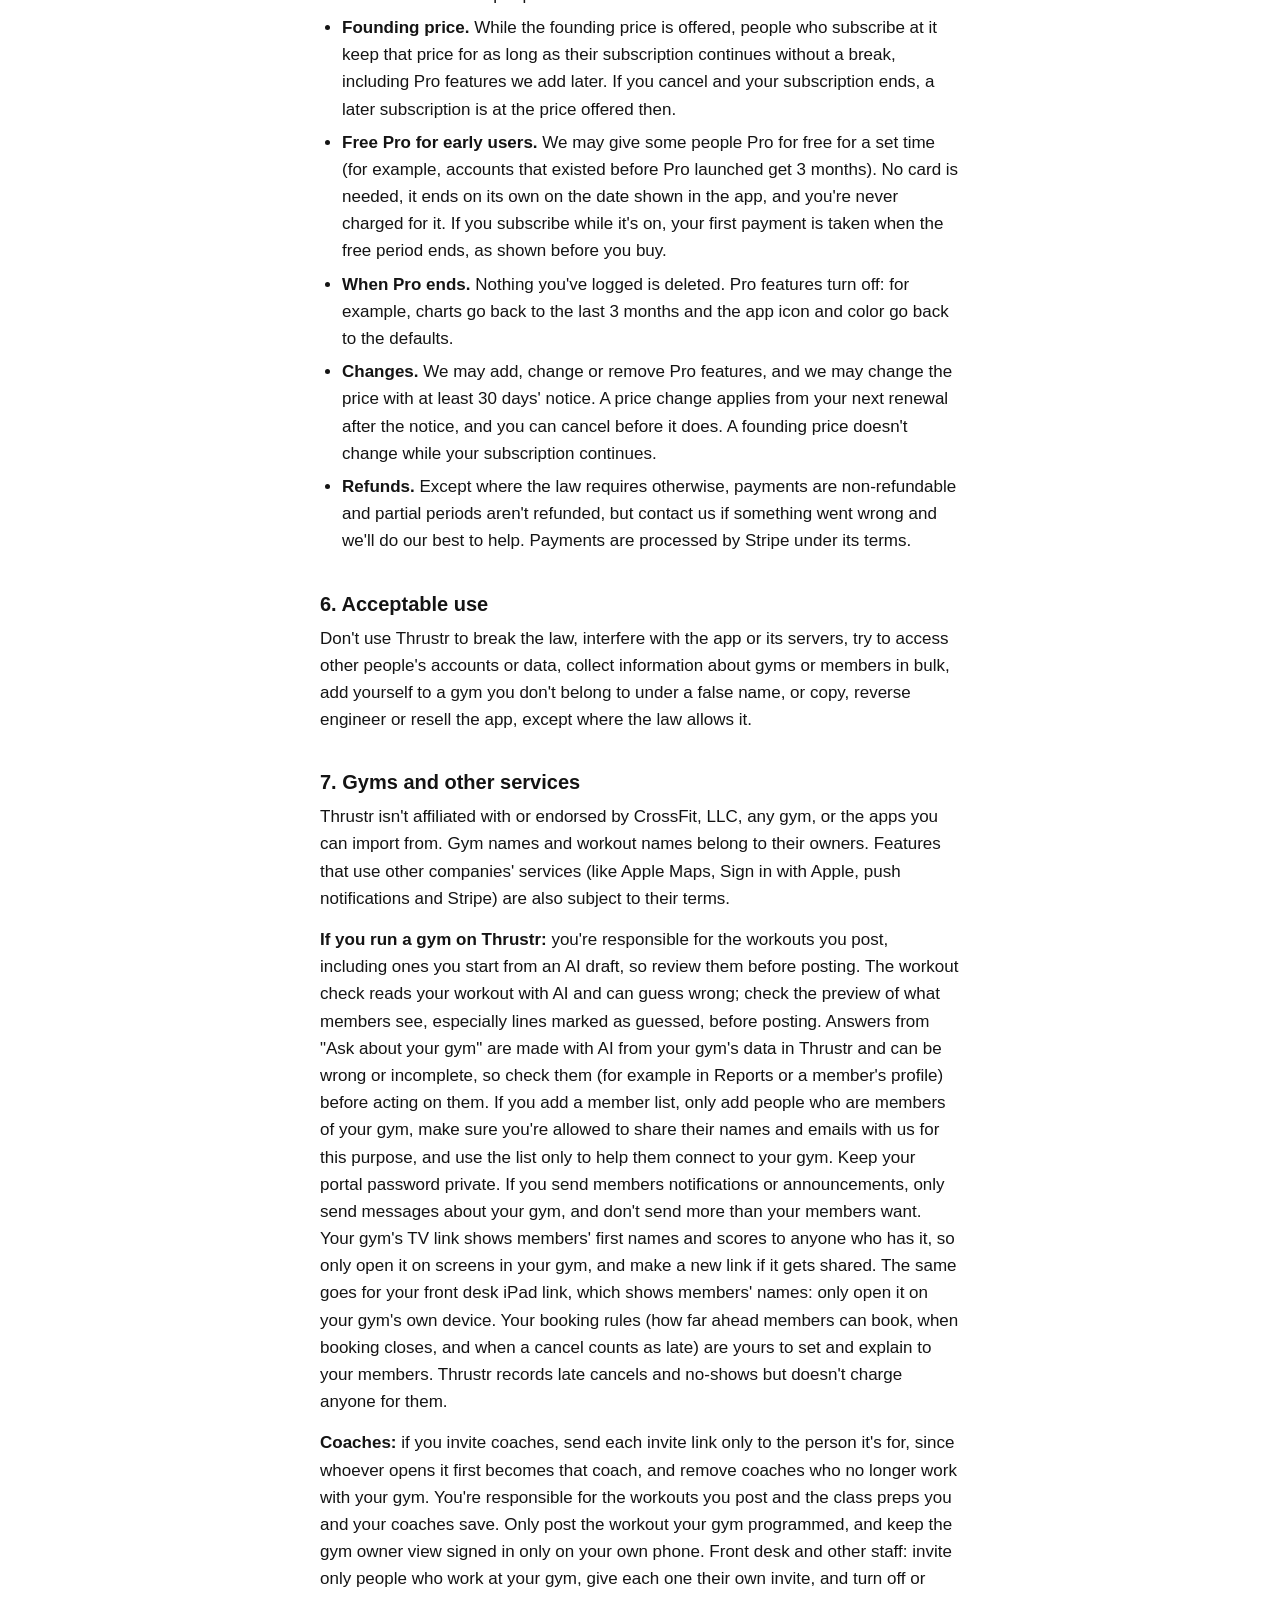
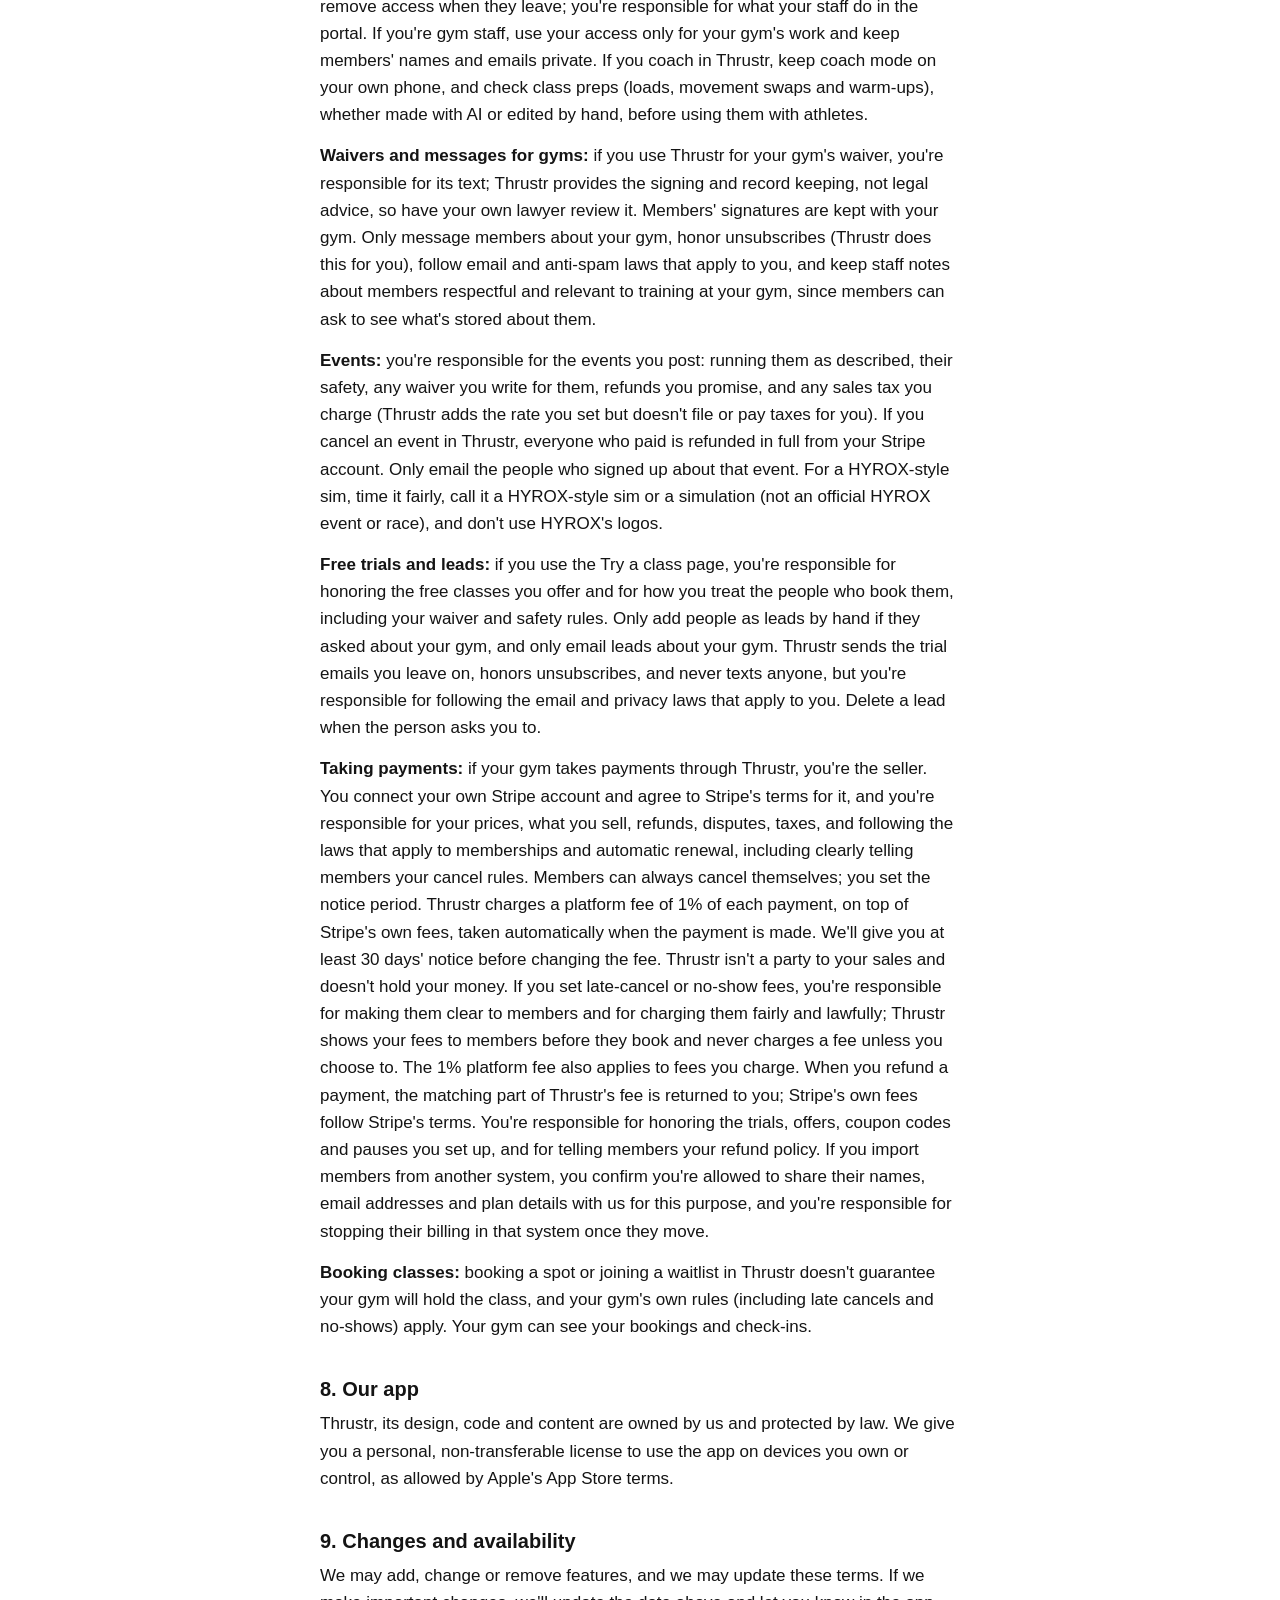
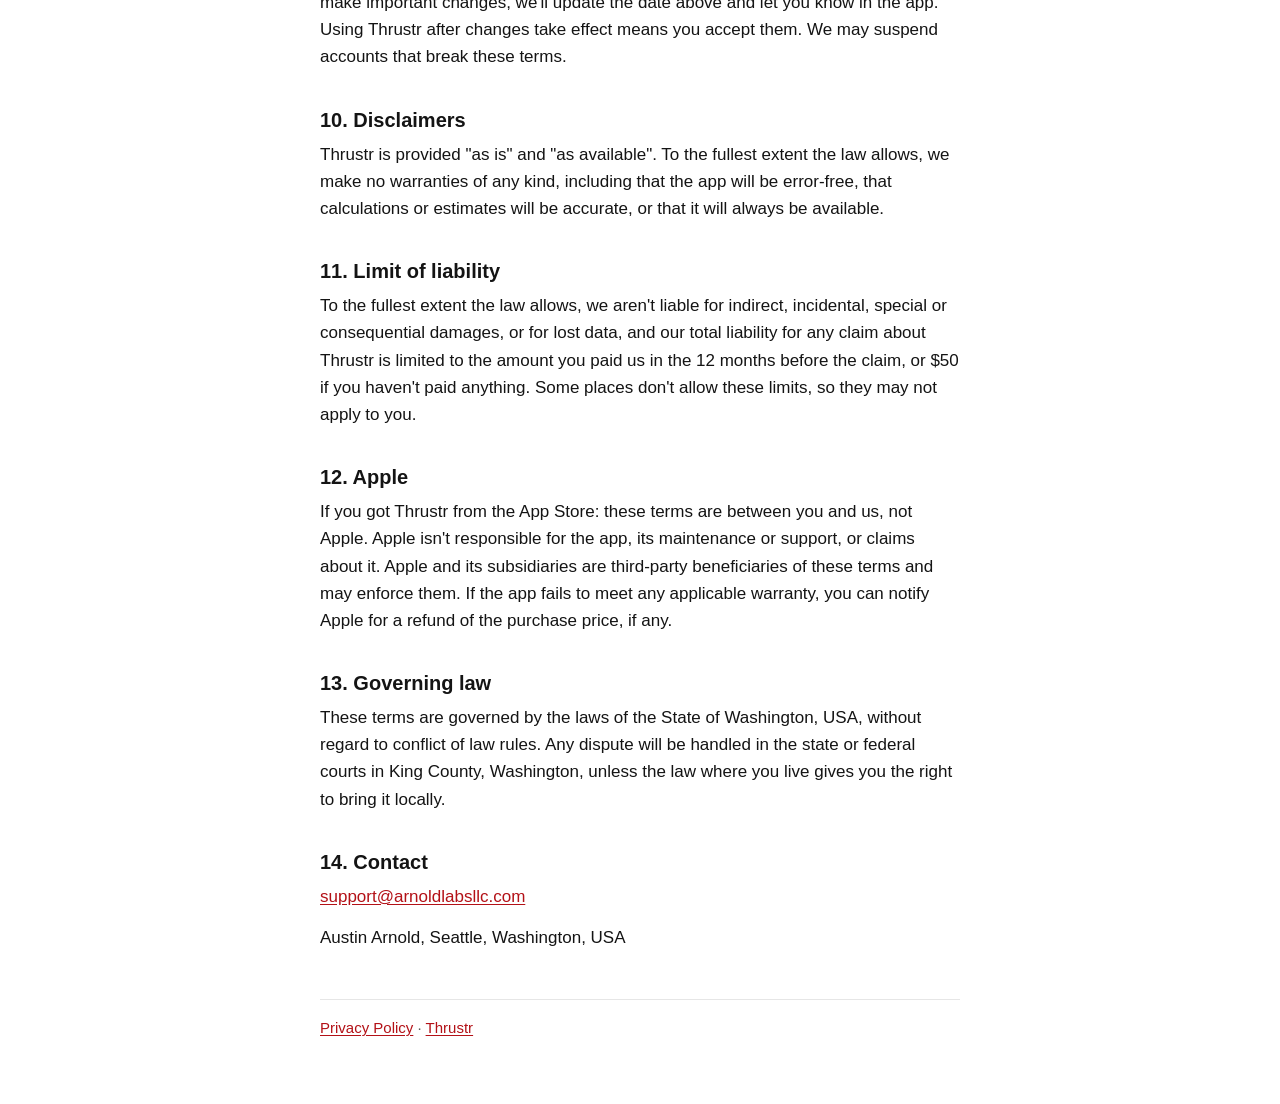
<file: terms.html>
<!doctype html>
<html lang="en">
<head>
<meta charset="utf-8">
<meta name="viewport" content="width=device-width, initial-scale=1">
<title>Thrustr Terms of Use</title>
<meta name="description" content="The terms for using the Thrustr app.">
<link rel="stylesheet" href="style.css">
</head>
<body>
<main>
<p class="eyebrow"><a href="index.html">Thrustr</a></p>
<h1>Terms of Use</h1>
<p class="meta">Effective October 20, 2026</p>

<p class="lead">These terms are the agreement between you and Austin Arnold, the developer of Thrustr ("we", "us"), for using the Thrustr app. By using Thrustr, you agree to them. If you don't agree, please don't use the app.</p>

<h2>1. Training is at your own risk</h2>
<p>CrossFit, weightlifting and other exercise can cause injury. Thrustr is a logging and calculation tool. It is not medical, health or coaching advice, and it doesn't know your fitness, health or technique.</p>
<ul>
<li>Talk to a doctor before starting or changing a training program, especially if you have an injury or health condition.</li>
<li>Percentages, plate loads, rep maxes and estimates in the app are math based on what you enter. Check every weight before you lift it, and use a coach, spotter and safe equipment.</li>
<li>Stop if you feel pain, dizziness or anything unusual.</li>
<li>Weights by level and class plans made with AI are suggestions, not instructions. Coaches should check them before class, and athletes should ask their coach when unsure.</li>
<li>Insights (such as estimated 1RMs, which lifts are climbing or stalled, strength ratios against typical ranges, and how your effort lines up with your PRs) are estimates worked out from what you log. They are not coaching or medical advice, and typical ranges are rough guides, not targets.</li>
</ul>
<p>You accept the risks of your training. To the fullest extent the law allows, we aren't responsible for any injury or harm from exercise you do while using Thrustr.</p>

<h2>2. Who can use Thrustr</h2>
<p>You must be at least 13 years old (16 in the European Union). If you're under the age of majority where you live, you need a parent or guardian's permission.</p>

<h2>3. Your account</h2>
<p>Accounts are optional. If you're signed in at a gym on Thrustr, your results for the gym's workouts are shared on its leaderboard (see the Privacy Policy); only log results that are really yours, and for HYROX, the weights you really used. HYROX is a trademark of its owner. Thrustr is not affiliated with or endorsed by HYROX, and HYROX workouts in Thrustr (sims, stations, leaderboards) are training tools, not official HYROX events or results. If you sign in (with Apple, or with a code sent to your email), use your own email, give a name your gym knows you by, and keep access to your email and Apple ID secure. You're responsible for activity on your account. You can delete it at any time in the app or on your gym's member page.</p>

<h2>4. Your data</h2>
<p>Your workouts and other entries belong to you. Most of it is stored only on your phone, and we're not responsible for data lost if your device is lost, reset or the app is deleted. Our <a href="privacy.html">Privacy Policy</a> explains how we handle information.</p>

<h2>5. Paid plans and paying your gym</h2>
<p><strong>Paying your gym.</strong> If you buy a membership, class pack or drop-in from your gym through Thrustr, you're buying from your gym, not from Thrustr. Your gym sets the price, what's included, its refund policy and its cancel rules (such as a notice period), and its own terms apply. Memberships renew automatically until you cancel. You can always cancel yourself in the app or on your gym's member page; your membership ends at the end of a billing period once your gym's notice period has passed, and you won't be charged after that. Questions about a charge or a refund go to your gym first. Payments are processed by Stripe under its terms.</p>
<p><strong>Booking rules and fees.</strong> Your gym decides what each plan lets you book (for example, a number of classes a week, or only some class types), whether you need a plan to book, and how long you can keep booking after a payment fails. Your gym can also set a late-cancel fee and a no-show fee, which are shown before you book. When you buy from your gym through Thrustr, your card is saved with your gym's Stripe account so your gym can charge these fees later. Your gym's owner decides whether to charge or waive each fee, and you get an email receipt for any fee charged. With a class pack, a late cancel or no-show uses a class instead of a fee.</p>
<p><strong>Trials, offers, pauses and refunds.</strong> If a membership comes with a free trial, your card is collected when you sign up and your first payment is taken when the trial ends, unless you cancel before then. Free trials and "new members only" offers are for people who haven't bought from that gym before, once per person. Coupon codes are set by your gym and apply as shown at checkout. If your gym allows it, you can ask to pause your membership; your gym approves or denies each request, bills that fall inside an approved pause are skipped, and you can't book classes while paused. Your gym can also move you to a different plan; you'll get an email, and if the change starts right away you're charged or credited the difference for the rest of that billing period. Refunds are up to your gym and go back to the card you paid with.</p>
<p><strong>Events.</strong> When you sign up for an event a gym posts on Thrustr, you're signing up with that gym, and the gym runs the event. The price, any member price and any sales tax are shown before you pay. You can cancel your own spot at a free event. For a paid event, ask the gym: refunds are up to the gym, except that if the gym cancels the event, everyone who paid gets a full refund. If an event has a waiver, you agree to it when you sign up.</p>
<p><strong>Billing day, family and moving gyms' systems.</strong> If your gym bills memberships on a set day of the month, your first payment covers the part of the month until that day, and after that you pay the full price on that day. If your gym links you as the person who pays for family members, you can buy plans for them, the charges go on your card, and you're responsible for them; any family discount is set by your gym. If your gym moves its memberships to Thrustr from another system, the first payment through Thrustr is set to the date your previous membership would have billed, so you aren't charged twice for the same period; your gym is responsible for stopping billing in its old system.</p>
<p><strong>Thrustr Pro.</strong> Thrustr's main features are free. Thrustr Pro is an optional subscription that adds extra features (today: Insights, your whole history on every chart, year in review, and extra app icons and colors). Thrustr Pro is sold by Austin Arnold, the developer of Thrustr, not by your gym. These terms apply to it:</p>
<ul>
<li><strong>Price and billing.</strong> The price, billing period (monthly or yearly) and any free trial are shown before you buy. You pay on Stripe's secure checkout page, which opens in Safari. Pro is currently sold only to people with a US App Store account.</li>
<li><strong>Automatic renewal.</strong> Your subscription renews automatically at the end of each billing period, at the price shown on your plan, until you cancel. You'll be charged to the card you used unless you change it.</li>
<li><strong>Cancelling.</strong> You can cancel at any time in the app under Account, Manage subscription. Cancelling stops future renewals; Pro stays on until the end of the period you've paid for, and you won't be charged again. Deleting your Thrustr account cancels your subscription right away.</li>
<li><strong>Free trial.</strong> If a plan offers a free trial, your card is collected when you start it and your first payment is taken when the trial ends, unless you cancel before then. Free trials are once per person.</li>
<li><strong>Founding price.</strong> While the founding price is offered, people who subscribe at it keep that price for as long as their subscription continues without a break, including Pro features we add later. If you cancel and your subscription ends, a later subscription is at the price offered then.</li>
<li><strong>Free Pro for early users.</strong> We may give some people Pro for free for a set time (for example, accounts that existed before Pro launched get 3 months). No card is needed, it ends on its own on the date shown in the app, and you're never charged for it. If you subscribe while it's on, your first payment is taken when the free period ends, as shown before you buy.</li>
<li><strong>When Pro ends.</strong> Nothing you've logged is deleted. Pro features turn off: for example, charts go back to the last 3 months and the app icon and color go back to the defaults.</li>
<li><strong>Changes.</strong> We may add, change or remove Pro features, and we may change the price with at least 30 days' notice. A price change applies from your next renewal after the notice, and you can cancel before it does. A founding price doesn't change while your subscription continues.</li>
<li><strong>Refunds.</strong> Except where the law requires otherwise, payments are non-refundable and partial periods aren't refunded, but contact us if something went wrong and we'll do our best to help. Payments are processed by Stripe under its terms.</li>
</ul>

<h2>6. Acceptable use</h2>
<p>Don't use Thrustr to break the law, interfere with the app or its servers, try to access other people's accounts or data, collect information about gyms or members in bulk, add yourself to a gym you don't belong to under a false name, or copy, reverse engineer or resell the app, except where the law allows it.</p>

<h2>7. Gyms and other services</h2>
<p>Thrustr isn't affiliated with or endorsed by CrossFit, LLC, any gym, or the apps you can import from. Gym names and workout names belong to their owners. Features that use other companies' services (like Apple Maps, Sign in with Apple, push notifications and Stripe) are also subject to their terms.</p>
<p><strong>If you run a gym on Thrustr:</strong> you're responsible for the workouts you post, including ones you start from an AI draft, so review them before posting. The workout check reads your workout with AI and can guess wrong; check the preview of what members see, especially lines marked as guessed, before posting. Answers from "Ask about your gym" are made with AI from your gym's data in Thrustr and can be wrong or incomplete, so check them (for example in Reports or a member's profile) before acting on them. If you add a member list, only add people who are members of your gym, make sure you're allowed to share their names and emails with us for this purpose, and use the list only to help them connect to your gym. Keep your portal password private. If you send members notifications or announcements, only send messages about your gym, and don't send more than your members want. Your gym's TV link shows members' first names and scores to anyone who has it, so only open it on screens in your gym, and make a new link if it gets shared. The same goes for your front desk iPad link, which shows members' names: only open it on your gym's own device. Your booking rules (how far ahead members can book, when booking closes, and when a cancel counts as late) are yours to set and explain to your members. Thrustr records late cancels and no-shows but doesn't charge anyone for them.</p>
<p><strong>Coaches:</strong> if you invite coaches, send each invite link only to the person it's for, since whoever opens it first becomes that coach, and remove coaches who no longer work with your gym. You're responsible for the workouts you post and the class preps you and your coaches save. Only post the workout your gym programmed, and keep the gym owner view signed in only on your own phone. Front desk and other staff: invite only people who work at your gym, give each one their own invite, and turn off or remove access when they leave; you're responsible for what your staff do in the portal. If you're gym staff, use your access only for your gym's work and keep members' names and emails private. If you coach in Thrustr, keep coach mode on your own phone, and check class preps (loads, movement swaps and warm-ups), whether made with AI or edited by hand, before using them with athletes.</p>

<p><strong>Waivers and messages for gyms:</strong> if you use Thrustr for your gym's waiver, you're responsible for its text; Thrustr provides the signing and record keeping, not legal advice, so have your own lawyer review it. Members' signatures are kept with your gym. Only message members about your gym, honor unsubscribes (Thrustr does this for you), follow email and anti-spam laws that apply to you, and keep staff notes about members respectful and relevant to training at your gym, since members can ask to see what's stored about them.</p>

<p><strong>Events:</strong> you're responsible for the events you post: running them as described, their safety, any waiver you write for them, refunds you promise, and any sales tax you charge (Thrustr adds the rate you set but doesn't file or pay taxes for you). If you cancel an event in Thrustr, everyone who paid is refunded in full from your Stripe account. Only email the people who signed up about that event. For a HYROX-style sim, time it fairly, call it a HYROX-style sim or a simulation (not an official HYROX event or race), and don't use HYROX's logos.</p>
<p><strong>Free trials and leads:</strong> if you use the Try a class page, you're responsible for honoring the free classes you offer and for how you treat the people who book them, including your waiver and safety rules. Only add people as leads by hand if they asked about your gym, and only email leads about your gym. Thrustr sends the trial emails you leave on, honors unsubscribes, and never texts anyone, but you're responsible for following the email and privacy laws that apply to you. Delete a lead when the person asks you to.</p>

<p><strong>Taking payments:</strong> if your gym takes payments through Thrustr, you're the seller. You connect your own Stripe account and agree to Stripe's terms for it, and you're responsible for your prices, what you sell, refunds, disputes, taxes, and following the laws that apply to memberships and automatic renewal, including clearly telling members your cancel rules. Members can always cancel themselves; you set the notice period. Thrustr charges a platform fee of 1% of each payment, on top of Stripe's own fees, taken automatically when the payment is made. We'll give you at least 30 days' notice before changing the fee. Thrustr isn't a party to your sales and doesn't hold your money. If you set late-cancel or no-show fees, you're responsible for making them clear to members and for charging them fairly and lawfully; Thrustr shows your fees to members before they book and never charges a fee unless you choose to. The 1% platform fee also applies to fees you charge. When you refund a payment, the matching part of Thrustr's fee is returned to you; Stripe's own fees follow Stripe's terms. You're responsible for honoring the trials, offers, coupon codes and pauses you set up, and for telling members your refund policy. If you import members from another system, you confirm you're allowed to share their names, email addresses and plan details with us for this purpose, and you're responsible for stopping their billing in that system once they move.</p>

<p><strong>Booking classes:</strong> booking a spot or joining a waitlist in Thrustr doesn't guarantee your gym will hold the class, and your gym's own rules (including late cancels and no-shows) apply. Your gym can see your bookings and check-ins.</p>

<h2>8. Our app</h2>
<p>Thrustr, its design, code and content are owned by us and protected by law. We give you a personal, non-transferable license to use the app on devices you own or control, as allowed by Apple's App Store terms.</p>

<h2>9. Changes and availability</h2>
<p>We may add, change or remove features, and we may update these terms. If we make important changes, we'll update the date above and let you know in the app. Using Thrustr after changes take effect means you accept them. We may suspend accounts that break these terms.</p>

<h2>10. Disclaimers</h2>
<p>Thrustr is provided "as is" and "as available". To the fullest extent the law allows, we make no warranties of any kind, including that the app will be error-free, that calculations or estimates will be accurate, or that it will always be available.</p>

<h2>11. Limit of liability</h2>
<p>To the fullest extent the law allows, we aren't liable for indirect, incidental, special or consequential damages, or for lost data, and our total liability for any claim about Thrustr is limited to the amount you paid us in the 12 months before the claim, or $50 if you haven't paid anything. Some places don't allow these limits, so they may not apply to you.</p>

<h2>12. Apple</h2>
<p>If you got Thrustr from the App Store: these terms are between you and us, not Apple. Apple isn't responsible for the app, its maintenance or support, or claims about it. Apple and its subsidiaries are third-party beneficiaries of these terms and may enforce them. If the app fails to meet any applicable warranty, you can notify Apple for a refund of the purchase price, if any.</p>

<h2>13. Governing law</h2>
<p>These terms are governed by the laws of the State of Washington, USA, without regard to conflict of law rules. Any dispute will be handled in the state or federal courts in King County, Washington, unless the law where you live gives you the right to bring it locally.</p>

<h2>14. Contact</h2>
<p><a href="mailto:support@arnoldlabsllc.com">support@arnoldlabsllc.com</a></p>
<p>Austin Arnold, Seattle, Washington, USA</p>

<footer><a href="privacy.html">Privacy Policy</a> · <a href="index.html">Thrustr</a></footer>
</main>
</body>
</html>
</file>
<file: style.css>
:root {
  --bg: #ffffff;
  --text: #141414;
  --muted: #5c5c5c;
  --line: #e6e6e6;
  --accent: #b31117;
}
@media (prefers-color-scheme: dark) {
  :root {
    --bg: #0a0a0a;
    --text: #f2f2f2;
    --muted: #a3a3a3;
    --line: #262626;
    --accent: #f0434a;
  }
}
* { box-sizing: border-box; }
html { -webkit-text-size-adjust: 100%; }
body {
  margin: 0;
  background: var(--bg);
  color: var(--text);
  font: 17px/1.6 -apple-system, BlinkMacSystemFont, "Segoe UI", Roboto, Helvetica, Arial, sans-serif;
}
main {
  max-width: 680px;
  margin: 0 auto;
  padding: 48px 20px 64px;
}
h1 {
  font-size: 34px;
  line-height: 1.15;
  letter-spacing: -0.02em;
  margin: 4px 0 6px;
}
h2 {
  font-size: 20px;
  line-height: 1.3;
  margin: 36px 0 8px;
}
h3 {
  font-size: 16px;
  line-height: 1.35;
  margin: 22px 0 6px;
}
p, ul { margin: 0 0 14px; }
ul { padding-left: 22px; }
li { margin-bottom: 6px; }
a { color: var(--accent); text-underline-offset: 2px; }
.eyebrow {
  font-size: 13px;
  font-weight: 700;
  letter-spacing: 0.08em;
  text-transform: uppercase;
  margin: 0;
}
.eyebrow a { color: var(--muted); text-decoration: none; }
.meta { color: var(--muted); font-size: 15px; margin-bottom: 24px; }
.lead { font-size: 19px; }
.links { list-style: none; padding: 0; margin-top: 24px; }
.links li { padding: 12px 0; border-top: 1px solid var(--line); }
footer {
  margin-top: 48px;
  padding-top: 16px;
  border-top: 1px solid var(--line);
  color: var(--muted);
  font-size: 15px;
}
</file>
